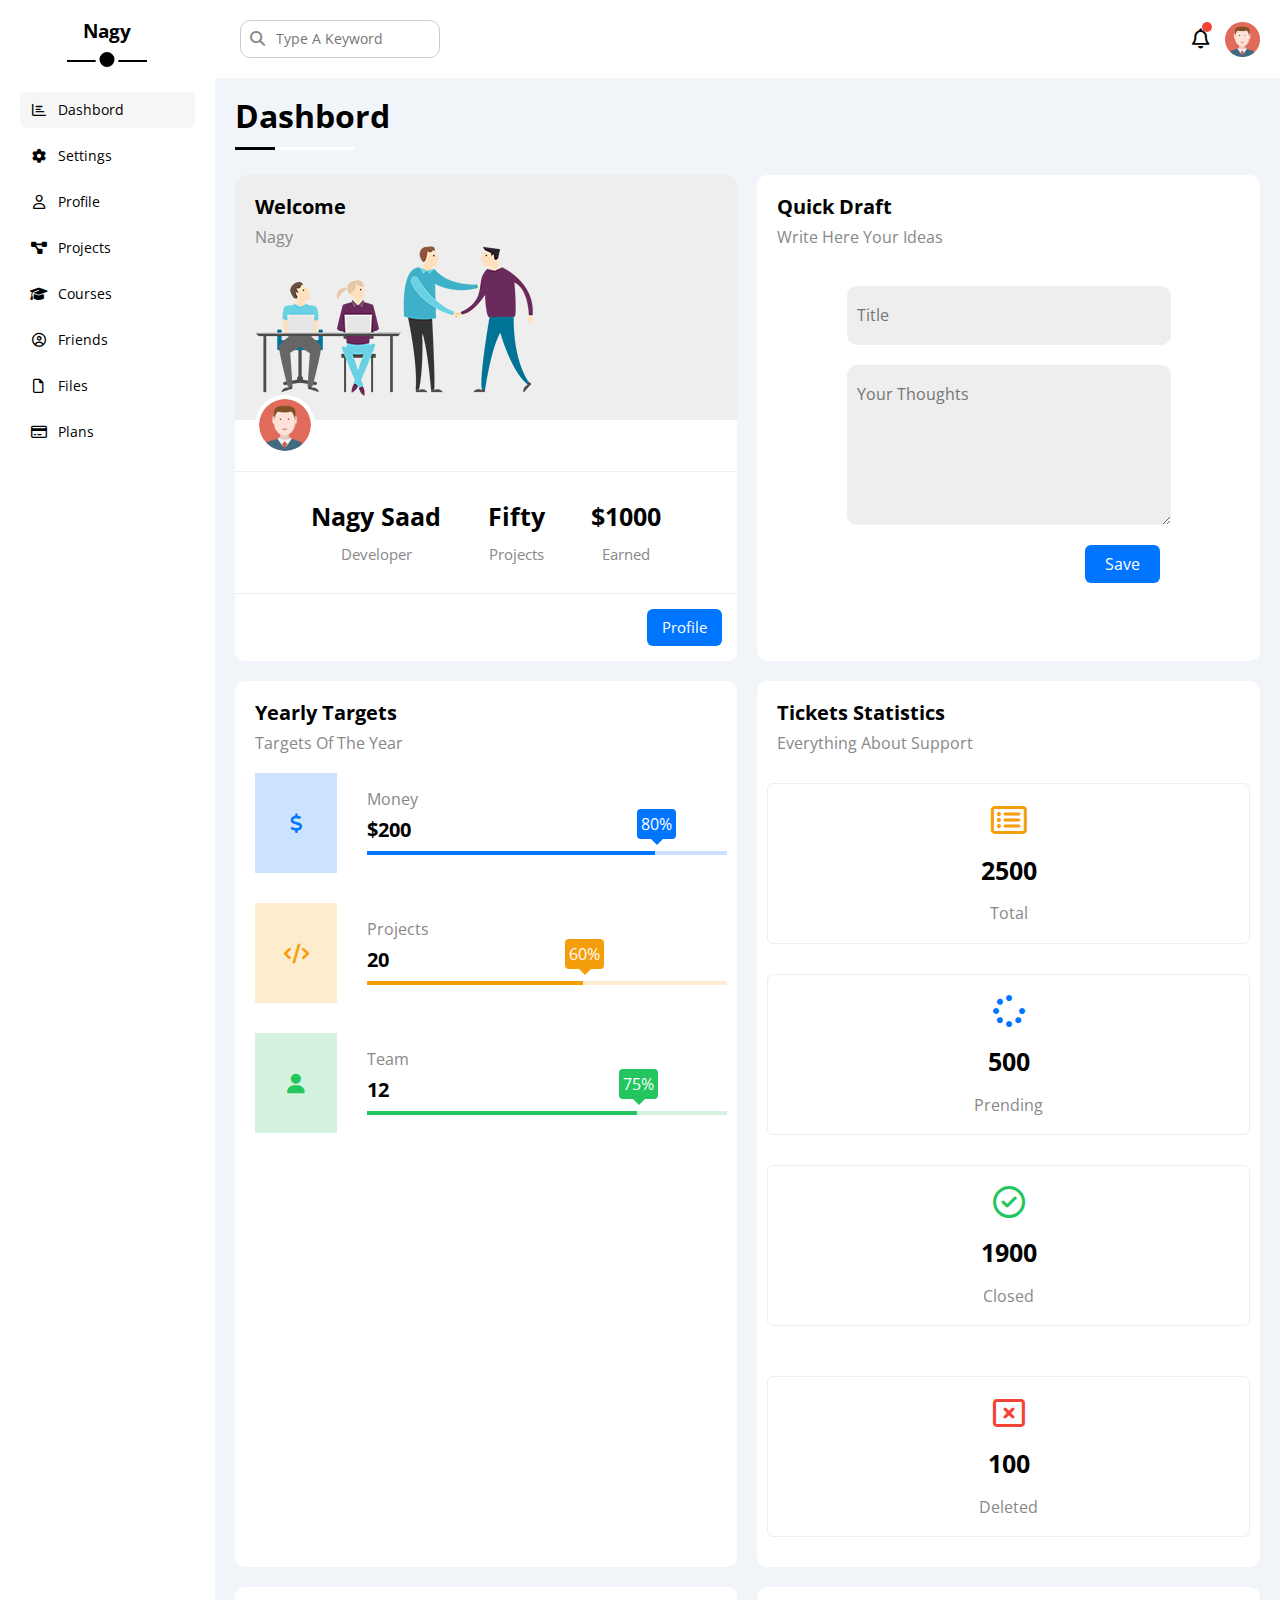
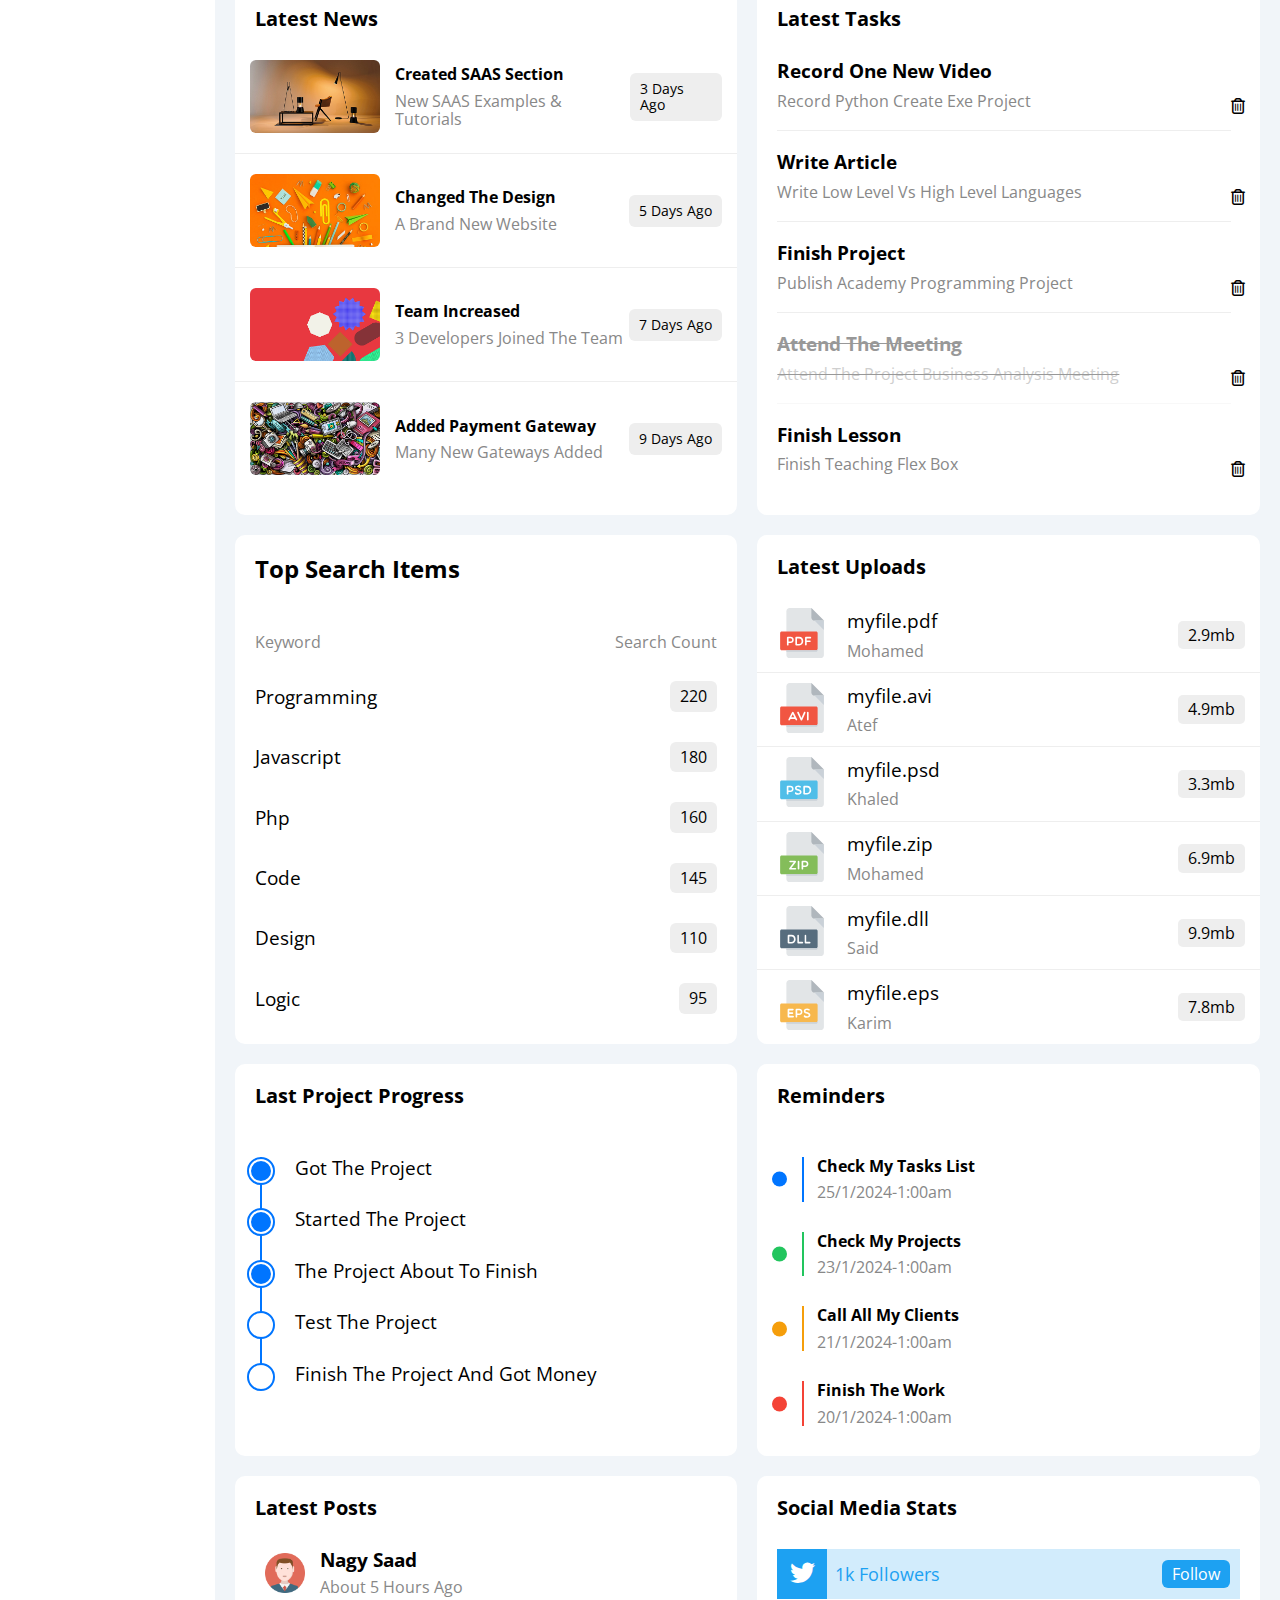
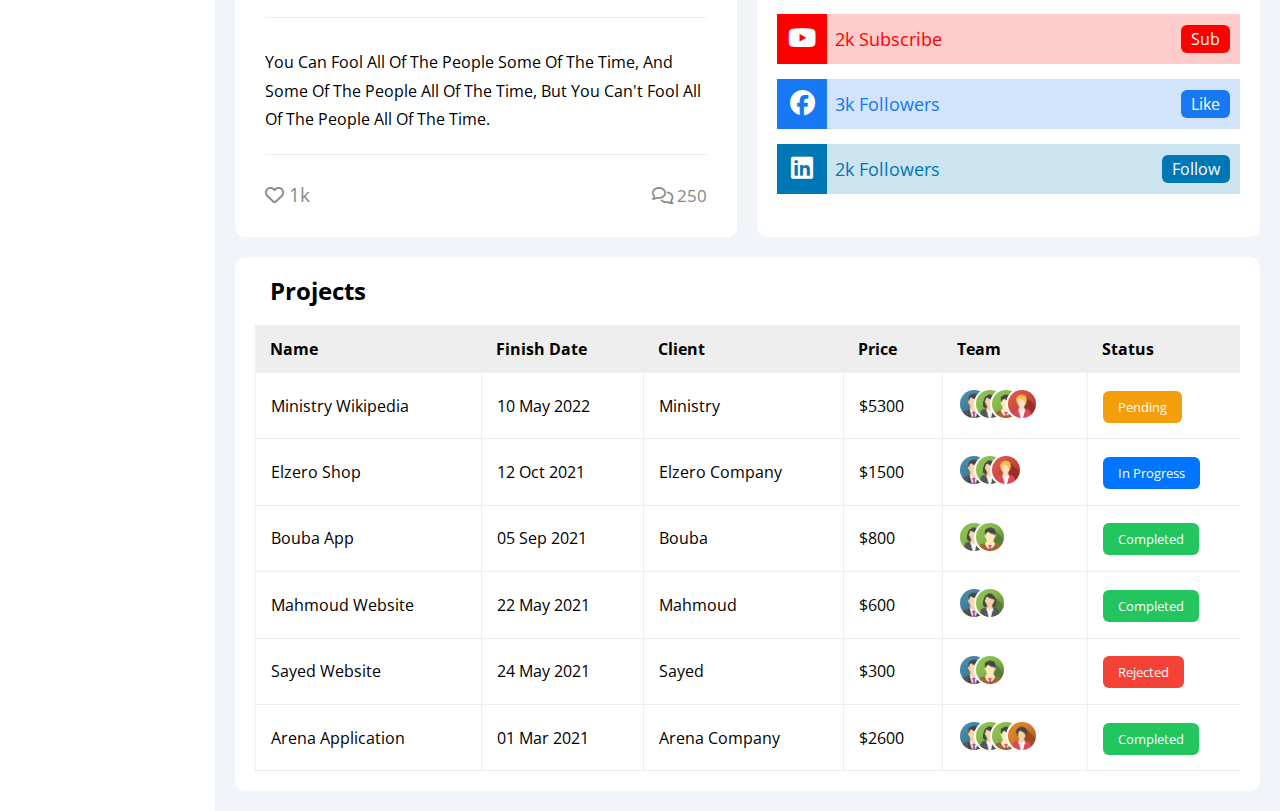
<file: index.html>
<!DOCTYPE html>
<html lang="en">
<head>
    <meta charset="UTF-8">
    <meta http-equiv="X-UA-Compatible" content="IE=edge">
    <meta name="viewport" content="width=device-width, initial-scale=1.0">
    <title>Dashbord Project</title>
    <!--font awesome libirary-->
    <link rel="stylesheet" href="css/all.min.css">
    <!--render the website normally in different browsers-->
    <link rel="stylesheet" href="css/normalize.css">
    <!--my framework file-->
    <link rel="stylesheet" href="css/framework.css">
    <!--main css file-->
    <link rel="stylesheet" href="css/master.css">
</head>
<!--google fonts-->
<link rel="preconnect" href="https://fonts.googleapis.com">
<link rel="preconnect" href="https://fonts.gstatic.com" crossorigin>
<link href="https://fonts.googleapis.com/css2?family=Open+Sans:wght@300;400;500;
600;700;800&display=swap" rel="stylesheet">
<body>
   <div class="page d-flex">
       <div  class="sidebar p-20 p-relative bg-white">
           <h3 class="p-relative txt-c mt-0">Nagy</h3>
           <ul>
               <li>
                   <a class="active d-flex align-center fs-14 c-black rad-6 p-10" href="index.html">
                    <i class="fa-regular fa-chart-bar fa-fw"></i>
                       <span>Dashbord</span>
                   </a>
               </li>
            </li>
            <li>
              <a class="d-flex align-center fs-14 c-black rad-6 p-10" href="settings.html">
                <i class="fa-solid fa-gear fa-fw"></i>
                <span>Settings</span>
              </a>
            </li>
            <li>
              <a class="d-flex align-center fs-14 c-black rad-6 p-10" href="profile.html">
                <i class="fa-regular fa-user fa-fw"></i>
                <span>Profile</span>
              </a>
            </li>
            <li>
              <a class="d-flex align-center fs-14 c-black rad-6 p-10" href="projects.html">
                <i class="fa-solid fa-diagram-project fa-fw"></i>
                <span>Projects</span>
              </a>
            </li>
            <li>
              <a class="d-flex align-center fs-14 c-black rad-6 p-10" href="courses.html">
                <i class="fa-solid fa-graduation-cap fa-fw"></i>
                <span>Courses</span>
              </a>
            </li>
            <li>
              <a class="d-flex align-center fs-14 c-black rad-6 p-10" href="friends.html">
                <i class="fa-regular fa-circle-user fa-fw"></i>
                <span>Friends</span>
              </a>
            </li>
            <li>
              <a class="d-flex align-center fs-14 c-black rad-6 p-10" href="files.html">
                <i class="fa-regular fa-file fa-fw"></i>
                <span>Files</span>
              </a>
            </li>
            <li>
              <a class="d-flex align-center fs-14 c-black rad-6 p-10" href="plans.html">
                <i class="fa-regular fa-credit-card fa-fw"></i>
                <span>Plans</span>
              </a>
            </li>
           </ul>
       </div>
       <div  class="content w-full over-hid">
           <!--start header-->
             <div class="head bg-white p-20 between-flex">
                <div class="search p-relative">
                    <input class="p-10" type="search" placeholder="Type A Keyword">
                </div>
                 <div class="icons d-flex align-center">
                     <span class="notification p-relative">
                        <i class="fa-regular fa-bell fa-lg"></i>
                     </span>
                     <img src="imgs/avatar.png" alt="">
                 </div>

             </div>
           <!--end header-->
           <!--start main title-->
           <h1 class="main-title m-20">Dashbord</h1>
            <!--end main title-->
            <!--start boxs-->
      <div class="boxs">

             <div class="box">
      
               <div class="intro special">
                <div>
                  <h2 class="main-heading">welcome</h2>
                  <p>nagy</p>
                </div>
                 <img src="imgs/welcome.png" alt="">
               </div>

               <img src="imgs/avatar.png"  alt="">

               <div class="content">
                 <div>
                   nagy saad <span>developer</span>
                 </div>
                 <div>
                  Fifty <span>projects</span>
                </div>
                <div>
                  $1000 <span>earned</span>
                </div>
               </div>

               <a href="profile.html">profile</a>


             </div>

             <div class="box">
               <div class="intro">
                 <h2 class="main-heading">Quick Draft</h2>
                 <p>write here your ideas</p>
               </div>
             <div class="form">
               <input class="input" type="text" placeholder="title" name="title">
                <textarea name="title" class="input special" placeholder="your thoughts"></textarea>
                <input type="submit" value="save">
             </div>
            </div>

            <div class="box">
              <div class="intro">
                <h2 class="main-heading"> yearly targets </h2>
                 <p>targets of the year</p>
               
              </div>

              <div class="content">
                <div class="icon icon1">
                  <i class="first fa-solid fa-dollar-sign fa-lg c-blue"></i>
                </div>
                <div class="details">
                  <span class="text"> money</span>
                  <span class="number"> $200</span>
                  <div class="progress prog1">
                     <span style="width:80% ;"></span>
                     <span>80%</span>
                  </div>
                </div>
              </div>

              <div class="content">
                <div class="icon icon2">
                  <i class="second fa-solid fa-code fa-lg c-orange"></i>
                </div>
                <div class="details">
                  <span class="text">projects</span>
                  <span class="number">20</span>
                  <div class="progress prog2">
                     <span style="width:60% ;"></span>
                     <span>60%</span>
                  </div>
                </div>
              </div>

              <div class="content">
                <div class="icon icon3">
                  <i class="third fa-solid fa-user fa-lg c-green"></i>
                </div>
                <div class="details">
                  <span class="text"> team</span>
                  <span class="number"> 12</span>
                  <div class="progress prog3">
                     <span style="width:75% ;"></span>
                     <span>75%</span>
                  </div>
                </div>
              </div>

            </div>


            <div class="box">
           <div class="intro"> 
             <h2 class="main-heading">tickets statistics</h2>
            <p>everything about support</p>
          </div>
          <div class="content">

            <div class="item">
              <i class="icon1 fa-regular fa-rectangle-list fa-2x mb-10 c-orange"></i>
              <span class="number">2500</span>
              <span class="text">total</span>
            </div>

            <div class="item">
              <i class="icon2 fa-solid fa-spinner fa-2x mb-10 c-blue"></i>
              <span class="number">500</span>
              <span class="text">prending</span>
            </div>

            <div class="item">
              <i class="icon3 fa-regular fa-circle-check fa-2x mb-10 c-green"></i>
              <span class="number">1900</span>
              <span class="text">closed</span>
            </div>

            <div class="item">
              <i class="icon4 fa-regular fa-rectangle-xmark fa-2x mb-10 c-red"></i>
              <span class="number">100</span>
              <span class="text">deleted</span>
            </div>
          </div>

            </div>

            <div class="box">
            <div class="intro">
              <h2 class="main-heading">latest news</h2>
            </div>

            <div class="content">
             
                <img src="imgs/news-01.png" alt="">
              
              <div class="info">
               
                  <p>created SAAS section</p>
                  <p>new SAAS examples & tutorials</p>
              </div>
              <div class="days">
                3 days ago
              </div>
            </div>

            <div class="content">
            
                <img src="imgs/news-02.png" alt="">
              
              <div class="info">
               
                  <p>changed the design</p>
                  <p>a brand new website</p>
               
               
              </div>
              <div class="days">
                5 days ago
              </div>
            </div>

            <div class="content">
            
                <img src="imgs/news-03.png" alt="">
           
              <div class="info">
              
                  <p>team increased</p>
                  <p>3 developers joined the team</p>
               
               
              </div>
              <div class="days">
                7 days ago
              </div>
            </div>

            <div class="content">
             
                <img src="imgs/news-04.png" alt="">
             
              <div class="info">
              
                  <p>added payment gateway</p>
                  <p>many new gateways added</p>
               
               
              </div>
              <div class="days">
                9 days ago
              </div>
            </div>

            </div>

            <!-- Start Tasks Widget -->
          <div class="box">
           <div class="intro">
            <h2 class="main-heading">Latest Tasks</h2>
           </div>
            <div class="content">
              <div class="info">
                <h3>Record One New Video</h3>
                <p> Record Python Create Exe Project</p>
              </div>
              <i class="fa-regular fa-trash-can delete"></i>
            </div>
            <div class="content">
              <div class="info">
                <h3>Write Article</h3>
                <p>Write Low Level vs High Level Languages</p>
              </div>
              <i class="fa-regular fa-trash-can delete"></i>
            </div>
            <div class="content">
              <div class="info">
                <h3 >Finish Project</h3>
                <p>Publish Academy Programming Project</p>
              </div>
              <i class="fa-regular fa-trash-can delete"></i>
            </div>
            <div class="content">
              <div class="info done">
                <h3>Attend The Meeting</h3>
                <p>Attend The Project Business Analysis Meeting</p>
              </div>
              <i class="fa-regular fa-trash-can delete"></i>
            </div>
            <div class="content">
              <div class="info no-border">
                <h3>Finish Lesson</h3>
                <p>Finish Teaching Flex Box</p>
              </div>
              <i class="fa-regular fa-trash-can delete"></i>
            </div>
          </div>
          <!-- End Tasks -->
          <!--start box 7-->
          <div class="box">
            <div class="intro">
              <h2 class=".main-heading">top search items</h2>
            </div>
            <div class="content">
            <p class="p1">keyword</p>
              <p class="p2">search count</p>
            </div>
            <div class="content">
              <h3>programming</h3>
               <span class="number">220</span>
              </div>
              <div class="content">
                <h3>javascript</h3>
                 <span class="number">180</span>
                </div>
                <div class="content">
                  <h3>php</h3>
                   <span class="number">160</span>
                  </div>
                  <div class="content">
                    <h3>code</h3>
                     <span class="number">145</span>
                    </div>
                    <div class="content">
                      <h3>design</h3>
                       <span class="number">110</span>
                      </div>
                      <div class="content">
                        <h3>logic</h3>
                         <span class="number">95</span>
                        </div>
          </div>
           <!--end box 7-->
           <!--start box 8-->
           <div class="box">
             <div class="intro">
               <h2 class="main-heading">latest uploads</h2>
             </div>
             <ul>
               <li class="content">
                 <div>
                   <img src="imgs/pdf.svg" alt="">
                  
                 </div>
                 <div class="info">
                  <h3>myfile.pdf</h3>
                  <span class="text">mohamed</span>
                </div>
                 <div>2.9mb</div>
               </li>
               <li class="content">
                <div>
                  <img src="imgs/avi.svg" alt="">
                 
                </div>
                <div class="info">
                  <h3>myfile.avi</h3>
                  <span class="text">atef</span>
                </div>
                <div>4.9mb</div>
              </li>
              <li class="content">
                <div>
                  <img src="imgs/psd.svg" alt="">
                 
                </div>
                <div class="info">
                  <h3>myfile.psd</h3>
                  <span class="text">khaled</span>
                </div>
                <div>3.3mb</div>
              </li>
              <li class="content">
                <div>
                  <img src="imgs/zip.svg" alt="">
                 
                </div>
                <div class="info">
                  <h3>myfile.zip</h3>
                  <span class="text">mohamed</span>
                </div>
                <div>6.9mb</div>
              </li>
              <li class="content">
                <div>
                  <img src="imgs/dll.svg" alt="">
                 
                </div>
                <div class="info">
                  <h3>myfile.dll</h3>
                  <span class="text">said</span>
                </div>
                <div>9.9mb</div>
              </li>
              <li class="content special">
                <div>
                  <img src="imgs/eps.svg" alt="">
                  
                </div>
                <div class="info">
                  <h3>myfile.eps</h3>
                  <span class="text">karim</span>
                </div>
                <div>7.8mb</div>
              </li>
             </ul>
           </div>
             <!--end box 8-->
             <!--start box 9-->
             <div class="box">
               <div class="intro">
                 <h2 class="main-heading">last project progress</h2>
               </div>
               <ul>
                 <li class="content done">
                 <h3> got the project</h3>
                 </li>
                 <li class="content done">
                <h3> started the project</h3>
                 </li>
                 <li class="content done">
                  <h3>the project about to finish</h3>
                 </li>
                 <li class="content current">
                  <h3>test the project</h3>
                 </li>
                 <li class="content">
                  <h3>finish the project and got money</h3>
                 </li>

               </ul>
             </div>
              <!--end box 9-->
              <!--start box 10-->
              <div class="box">
                <div class="intro">
                  <h2 class="main-heading">reminders</h2>
                </div>
                <ul>
                  <li class="content one">
                    <p>check my tasks list</p>
                    <p>25/1/2024-1:00am</p>
                  </li>
                  <li class="content two">
                    <p>check my projects</p>
                    <p>23/1/2024-1:00am</p>
                  </li>
                  <li class="content three">
                    <p>call all my clients</p>
                    <p>21/1/2024-1:00am</p>
                  </li>
                  <li class="content four">
                    <p>finish the work</p>
                    <p>20/1/2024-1:00am</p>
                  </li>
                </ul>
              </div>
               <!--end box 10-->
               <!--start box 11-->
              <div class="box">
                <div class="intro">
                  <h2 class="main-heading">latest posts</h2>
                </div>
                <div class="content1">
                  <img src="imgs/avatar.png" alt="">
                  <div class="text">
                    <h3>nagy saad</h3>
                    <span>about 5 hours ago</span>
                  </div>
                </div>
                  <p>You Can Fool All Of The People Some Of The Time, And Some Of
                     The People All Of The Time, But You Can't Fool All Of The People All Of The Time.</p>
                     <div class="content2">
                     <div><i class="fa-regular fa-heart"></i> 1k</div>
                     <div><i class="fa-regular fa-comments"></i> 250</div>
                     </div>
               
              </div>
                <!--end box 11-->
                <!--start box 12-->
                <div class="box">
                  <div class="intro">
                    <h2 class="main-heading">social media stats</h2>
                  </div>
                  <div class="content content1">
                    <div class="icon icon1">
                      <i class="fa-brands fa-twitter"></i>
                    </div>
                   
                      <div class="info info1">1k followers </div>
                      <div class="btn "> <button class="btn1">follow</button></div>
                   
                  </div>
                  <div class="content content2">
                    <div class="icon icon2">
                      <i class="fa-brands fa-youtube"></i>
                    </div>
                   
                      <div class="info info2">2k subscribe  </div>
                      <div class="btn "> <button class="btn2">sub</button></div>
                   
                  </div>
                  <div class="content content3">
                    <div class="icon icon3">
                      <i class="fa-brands fa-facebook"></i>
                    </div>
                   
                      <div class="info info3">3k followers </div>
                      <div class="btn "> <button class="btn3">like</button></div>
                   
                  </div>
                  <div class="content content4">
                    <div class="icon icon4">
                      <i class="fa-brands fa-linkedin"></i>
                    </div>
                   
                      <div class="info info4">2k followers </div>
                      <div class="btn "> <button class="btn4">follow</button></div>
                   
                  </div>
                </div>
                 <!--end box 12-->


      </div>
            <!--end boxs-->
            <!--start table-->
 <!-- Start Projects Table -->
 <div class="projects">
   
      <h2 class="heading">Projects</h2>
   
    <div class="responsive-table">
    <table class="fs-15 w-full">
      <thead>
        <tr>
          <td>Name</td>
          <td>Finish Date</td>
          <td>Client</td>
          <td>Price</td>
          <td>Team</td>
          <td>Status</td>
        </tr>
      </thead>
      <tbody>
        <tr>
          <td>Ministry Wikipedia</td>
          <td>10 May 2022</td>
          <td>Ministry</td>
          <td>$5300</td>
          <td>
            <img decoding="async" src="imgs/team-01.png" alt="" />
            <img decoding="async" src="imgs/team-02.png" alt="" />
            <img decoding="async" src="imgs/team-03.png" alt="" />
            <img decoding="async" src="imgs/team-05.png" alt="" />
          </td>
          <td>
            <span class="label btn-shape bg-orange c-white">Pending</span>
          </td>
        </tr>
        <tr>
          <td>Elzero Shop</td>
          <td>12 Oct 2021</td>
          <td>Elzero Company</td>
          <td>$1500</td>
          <td>
            <img decoding="async" src="imgs/team-01.png" alt="" />
            <img decoding="async" src="imgs/team-02.png" alt="" />
            <img decoding="async" src="imgs/team-05.png" alt="" />
          </td>
          <td><span class="label btn-shape bg-blue c-white">In Progress</span></td>
        </tr>
        <tr>
          <td>Bouba App</td>
          <td>05 Sep 2021</td>
          <td>Bouba</td>
          <td>$800</td>
          <td>
            <img decoding="async" src="imgs/team-02.png" alt="" />
            <img decoding="async" src="imgs/team-03.png" alt="" />
          </td>
          <td><span class="label btn-shape bg-green c-white">Completed</span></td>
        </tr>
        <tr>
          <td>Mahmoud Website</td>
          <td>22 May 2021</td>
          <td>Mahmoud</td>
          <td>$600</td>
          <td>
            <img decoding="async" src="imgs/team-01.png" alt="" />
            <img decoding="async" src="imgs/team-02.png" alt="" />
          </td>
          <td><span class="label btn-shape bg-green c-white">Completed</span></td>
        </tr>
        <tr>
          <td>Sayed Website</td>
          <td>24 May 2021</td>
          <td>Sayed</td>
          <td>$300</td>
          <td>
            <img decoding="async" src="imgs/team-01.png" alt="" />
            <img decoding="async" src="imgs/team-03.png" alt="" />
          </td>
          <td><span class="label btn-shape bg-red c-white">Rejected</span></td>
        </tr>
        <tr>
          <td>Arena Application</td>
          <td>01 Mar 2021</td>
          <td>Arena Company</td>
          <td>$2600</td>
          <td>
            <img decoding="async" src="imgs/team-01.png" alt="" />
            <img decoding="async" src="imgs/team-02.png" alt="" />
            <img decoding="async" src="imgs/team-03.png" alt="" />
            <img decoding="async" src="imgs/team-04.png" alt="" />
          </td>
          <td><span class="label btn-shape bg-green c-white">Completed</span></td>
        </tr>
      </tbody>
    </table>
  </div>
</div>
<!-- End Projects Table -->
            <!--end table-->


       </div>

   </div>
</body>
</html>
</file>
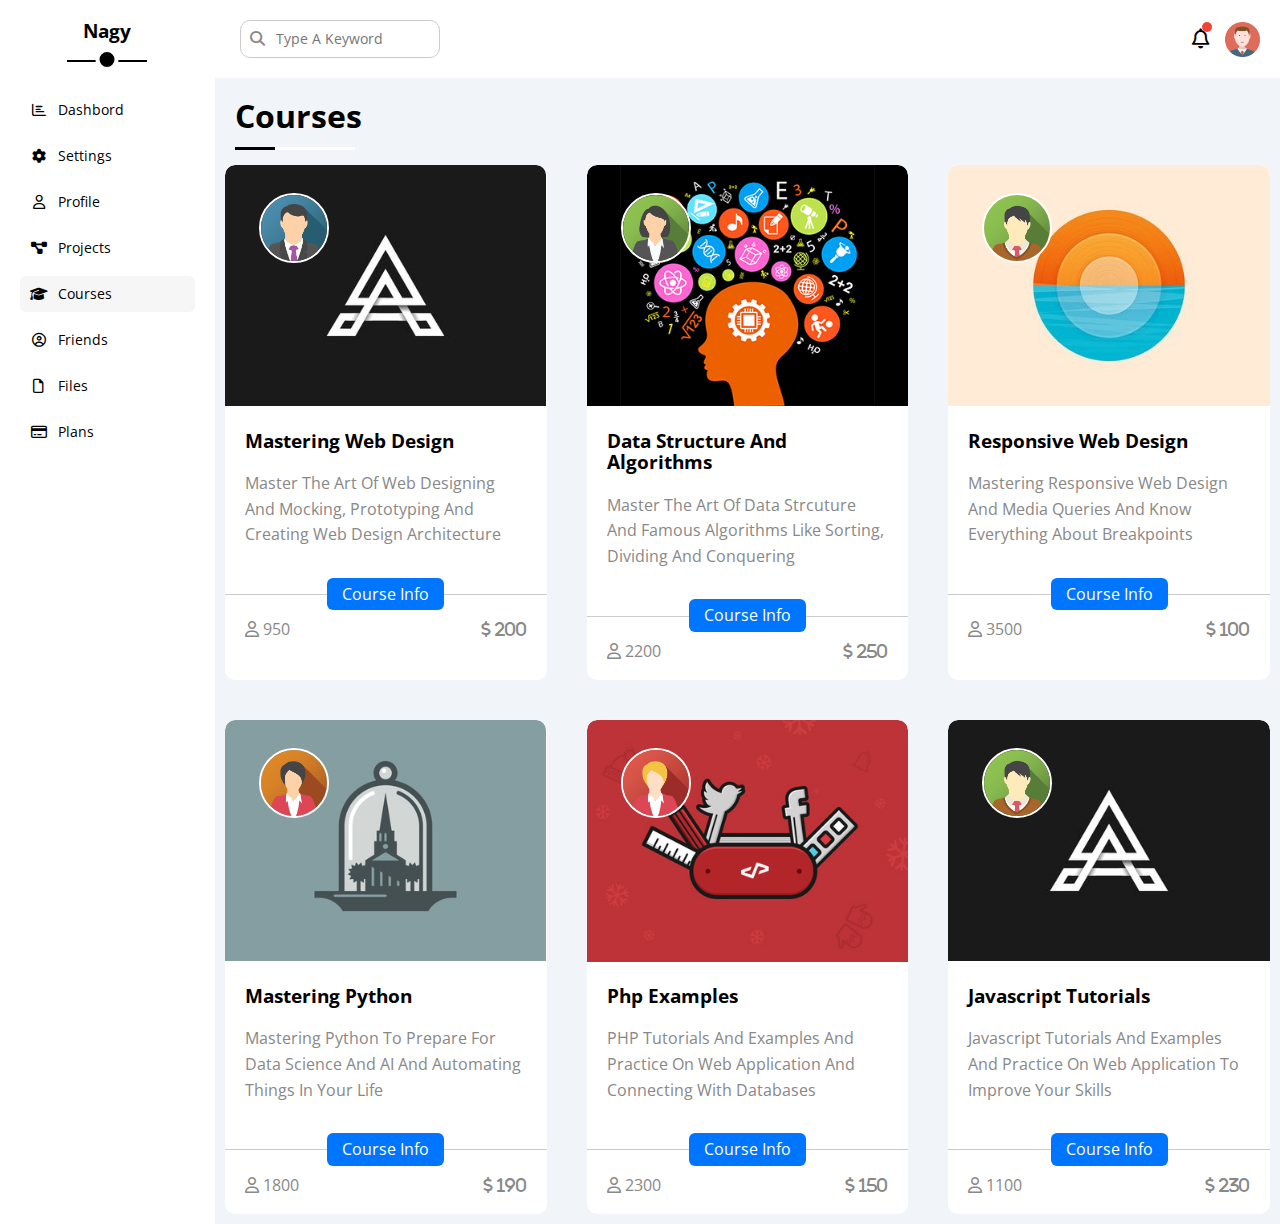
<file: courses.html>
<!DOCTYPE html>
<html lang="en">
<head>
    <meta charset="UTF-8">
    <meta http-equiv="X-UA-Compatible" content="IE=edge">
    <meta name="viewport" content="width=device-width, initial-scale=1.0">
    <title>Courses</title>
    <!--font awesome libirary-->
    <link rel="stylesheet" href="css/all.min.css">
    <!--render the website normally in different browsers-->
    <link rel="stylesheet" href="css/normalize.css">
    <!--my framework file-->
    <link rel="stylesheet" href="css/framework.css">
    <!--main css file-->
    <link rel="stylesheet" href="css/master.css">
</head>
<!--google fonts-->
<link rel="preconnect" href="https://fonts.googleapis.com">
<link rel="preconnect" href="https://fonts.gstatic.com" crossorigin>
<link href="https://fonts.googleapis.com/css2?family=Open+Sans:wght@300;400;500;
600;700;800&display=swap" rel="stylesheet">
<body>
   <div class="page d-flex">
       <div class="sidebar p-20 p-relative bg-white">
           <h3 class="p-relative txt-c mt-0">Nagy</h3>
           <ul>
               <li>
                   <a class=" d-flex align-center fs-14 c-black rad-6 p-10" href="index.html">
                    <i class="fa-regular fa-chart-bar fa-fw"></i>
                       <span>Dashbord</span>
                   </a>
               </li>
            </li>
            <li>
              <a class=" d-flex align-center fs-14 c-black rad-6 p-10" href="settings.html">
                <i class="fa-solid fa-gear fa-fw"></i>
                <span>Settings</span>
              </a>
            </li>
            <li>
              <a class="  d-flex align-center fs-14 c-black rad-6 p-10" href="profile.html">
                <i class="fa-regular fa-user fa-fw"></i>
                <span>Profile</span>
              </a>
            </li>
            <li>
              <a class=" d-flex align-center fs-14 c-black rad-6 p-10" href="projects.html">
                <i class="fa-solid fa-diagram-project fa-fw"></i>
                <span>Projects</span>
              </a>
            </li>
            <li>
              <a class=" active d-flex align-center fs-14 c-black rad-6 p-10" href="courses.html">
                <i class="fa-solid fa-graduation-cap fa-fw"></i>
                <span>Courses</span>
              </a>
            </li>
            <li>
              <a class="d-flex align-center fs-14 c-black rad-6 p-10" href="friends.html">
                <i class="fa-regular fa-circle-user fa-fw"></i>
                <span>Friends</span>
              </a>
            </li>
            <li>
              <a class="d-flex align-center fs-14 c-black rad-6 p-10" href="files.html">
                <i class="fa-regular fa-file fa-fw"></i>
                <span>Files</span>
              </a>
            </li>
            <li>
              <a class="d-flex align-center fs-14 c-black rad-6 p-10" href="plans.html">
                <i class="fa-regular fa-credit-card fa-fw"></i>
                <span>Plans</span>
              </a>
            </li>
           </ul>
       </div>
       <div  class="content w-full over-hid">
           <!--start header-->
             <div class="head bg-white p-20 between-flex">
                <div class="search p-relative">
                    <input class="p-10" type="search" placeholder="Type A Keyword">
                </div>
                 <div class="icons d-flex align-center">
                     <span class="notification p-relative">
                        <i class="fa-regular fa-bell fa-lg"></i>
                     </span>
                     <img src="imgs/avatar.png" alt="">
                 </div>

             </div>
           <!--end header-->
           <!--start main title-->
           <h1 class="main-title m-20">Courses</h1>
            <!--end main title-->
            <!--start courses -->
            <div class="courses">
               <!--start course 1-->
              <div class="course one">
                <img src="imgs/course-01.jpg" alt="">
                <img src="imgs/team-01.png" alt="">
                <h3>mastering  web design</h3>
                <p>Master The Art Of Web Designing And Mocking,
                   Prototyping And Creating Web Design Architecture</p>
                   <a href="#">course info</a>
                   <div class="info">
                     <div><i class="fa-regular fa-user"></i> 950</div>
                     <div><i class="fa-solid fa-dollar-sign"> 200</i></div>
                   </div>
              </div>
               <!--end course 1-->
               <!--start course 2-->
               <div class="course two">
                <img src="imgs/course-02.jpg" alt="">
                <img src="imgs/team-02.png" alt="">
                <h3>data structure and algorithms</h3>
                <p>Master The Art Of Data Strcuture And Famous Algorithms Like Sorting, Dividing And Conquering</p>
                   <a href="#">course info</a>
                   <div class="info">
                     <div><i class="fa-regular fa-user"></i> 2200</div>
                     <div><i class="fa-solid fa-dollar-sign"> 250</i></div>
                   </div>
              </div>
                <!--end course 2-->
                <!--start course 3-->
                <div class="course three">
                  <img src="imgs/course-03.jpg" alt="">
                  <img src="imgs/team-03.png" alt="">
                  <h3>responsive web design</h3>
                  <p>Mastering Responsive Web Design And Media Queries And Know Everything About Breakpoints</p>
                     <a href="#">course info</a>
                     <div class="info">
                       <div><i class="fa-regular fa-user"></i> 3500</div>
                       <div><i class="fa-solid fa-dollar-sign"> 100</i></div>
                     </div>
                </div>
                 <!--end course 3-->
                 <!--start course 4-->
                 <div class="course four">
                  <img src="imgs/course-04.jpg" alt="">
                  <img src="imgs/team-04.png" alt="">
                  <h3>mastering python</h3>
                  <p>Mastering Python To Prepare For Data Science And AI And Automating Things in Your Life</p>
                     <a href="#">course info</a>
                     <div class="info">
                       <div><i class="fa-regular fa-user"></i> 1800</div>
                       <div><i class="fa-solid fa-dollar-sign"> 190</i></div>
                     </div>
                    </div>
                   <!--end course 4-->
                   <!--start course 5-->
                   <div class="course five">
                    <img src="imgs/course-05.jpg" alt="">
                    <img src="imgs/team-05.png" alt="">
                    <h3>php examples</h3>
                    <p>PHP Tutorials And Examples And Practice On Web Application And Connecting With Databases</p>
                       <a href="#">course info</a>
                       <div class="info">
                         <div><i class="fa-regular fa-user"></i> 2300</div>
                         <div><i class="fa-solid fa-dollar-sign"> 150</i></div>
                       </div>
                      </div>
                   <!--end course 5-->
                   <!--start course 6-->
                   <div class="course six">
                    <img src="imgs/course-01.jpg" alt="">
                    <img src="imgs/team-03.png" alt="">
                    <h3>javascript tutorials</h3>
                    <p>javascript Tutorials And Examples And Practice On Web Application to improve your skills</p>
                       <a href="#">course info</a>
                       <div class="info">
                         <div><i class="fa-regular fa-user"></i> 1100</div>
                         <div><i class="fa-solid fa-dollar-sign"> 230</i></div>
                       </div>
                      </div>
                   <!--end course 6-->

              
                
                   

            </div>
             <!--end coueses -->
           


       </div>

   </div>
</body>
</html>
</file>
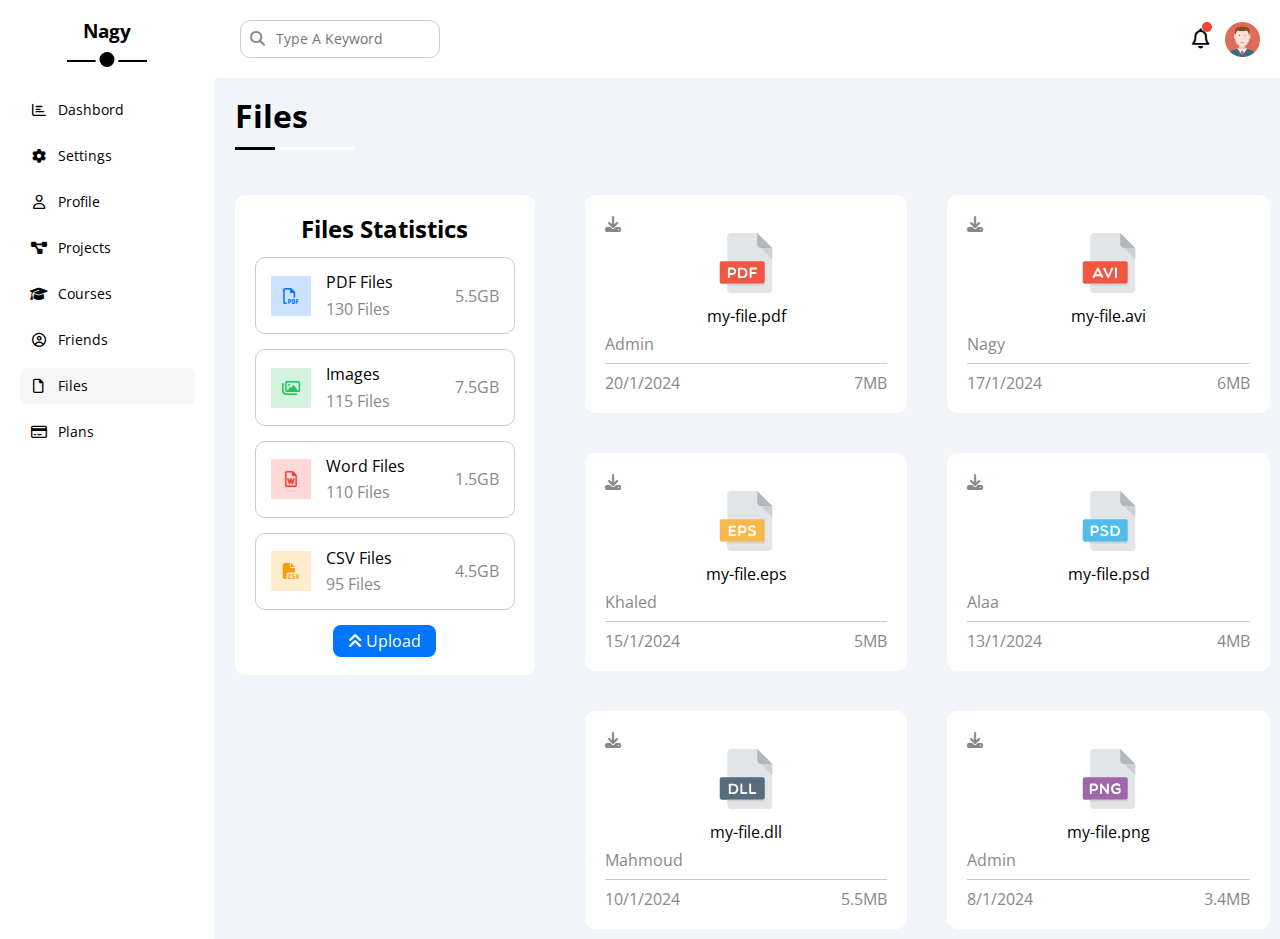
<file: files.html>
<!DOCTYPE html>
<html lang="en">
<head>
    <meta charset="UTF-8">
    <meta http-equiv="X-UA-Compatible" content="IE=edge">
    <meta name="viewport" content="width=device-width, initial-scale=1.0">
    <title>Files</title>
    <!--font awesome libirary-->
    <link rel="stylesheet" href="css/all.min.css">
    <!--render the website normally in different browsers-->
    <link rel="stylesheet" href="css/normalize.css">
    <!--my framework file-->
    <link rel="stylesheet" href="css/framework.css">
    <!--main css file-->
    <link rel="stylesheet" href="css/master.css">
</head>
<!--google fonts-->
<link rel="preconnect" href="https://fonts.googleapis.com">
<link rel="preconnect" href="https://fonts.gstatic.com" crossorigin>
<link href="https://fonts.googleapis.com/css2?family=Open+Sans:wght@300;400;500;
600;700;800&display=swap" rel="stylesheet">
<body>
   <div class="page d-flex">
       <div class="sidebar p-20 p-relative bg-white">
           <h3 class="p-relative txt-c mt-0">Nagy</h3>
           <ul>
               <li>
                   <a class=" d-flex align-center fs-14 c-black rad-6 p-10" href="index.html">
                    <i class="fa-regular fa-chart-bar fa-fw"></i>
                       <span>Dashbord</span>
                   </a>
               </li>
            </li>
            <li>
              <a class=" d-flex align-center fs-14 c-black rad-6 p-10" href="settings.html">
                <i class="fa-solid fa-gear fa-fw"></i>
                <span>Settings</span>
              </a>
            </li>
            <li>
              <a class="  d-flex align-center fs-14 c-black rad-6 p-10" href="profile.html">
                <i class="fa-regular fa-user fa-fw"></i>
                <span>Profile</span>
              </a>
            </li>
            <li>
              <a class=" d-flex align-center fs-14 c-black rad-6 p-10" href="projects.html">
                <i class="fa-solid fa-diagram-project fa-fw"></i>
                <span>Projects</span>
              </a>
            </li>
            <li>
              <a class="  d-flex align-center fs-14 c-black rad-6 p-10" href="courses.html">
                <i class="fa-solid fa-graduation-cap fa-fw"></i>
                <span>Courses</span>
              </a>
            </li>
            <li>
              <a class="  d-flex align-center fs-14 c-black rad-6 p-10" href="friends.html">
                <i class="fa-regular fa-circle-user fa-fw"></i>
                <span>Friends</span>
              </a>
            </li>
            <li>
              <a class="active d-flex align-center fs-14 c-black rad-6 p-10" href="files.html">
                <i class="fa-regular fa-file fa-fw"></i>
                <span>Files</span>
              </a>
            </li>
            <li>
              <a class="d-flex align-center fs-14 c-black rad-6 p-10" href="plans.html">
                <i class="fa-regular fa-credit-card fa-fw"></i>
                <span>Plans</span>
              </a>
            </li>
           </ul>
       </div>
       <div  class="content w-full over-hid">
           <!--start header-->
             <div class="head bg-white p-20 between-flex">
                <div class="search p-relative">
                    <input class="p-10" type="search" placeholder="Type A Keyword">
                </div>
                 <div class="icons d-flex align-center">
                     <span class="notification p-relative">
                        <i class="fa-regular fa-bell fa-lg"></i>
                     </span>
                     <img src="imgs/avatar.png" alt="">
                 </div>

             </div>
           <!--end header-->
           <!--start main title-->
           <h1 class="main-title m-20">Files</h1>
            <!--end main title-->
            <!--start files padge -->
            <div class="files-padge">
                <!--start general file-->
            <div class="general">
                <h2>files statistics</h2>
                <div class="content">
                   <div class="icon one"> <i class="fa-regular fa-file-pdf"></i></div>
                    <div class="text">
                        <p>PDF files</p>
                        <span>130 files</span>
                    </div>
                    <span>5.5GB</span>
                </div>
                <div class="content">
                    <div class="icon two"> <i class="fa-regular fa-images"></i></div>
                     <div class="text">
                         <p>images</p>
                         <span>115 files</span>
                     </div>
                     <span>7.5GB</span>
                 </div>
                 <div class="content">
                    <div class="icon three"> <i class="fa-regular fa-file-word"></i></div>
                     <div class="text">
                         <p>word files</p>
                         <span>110 files</span>
                     </div>
                     <span>1.5GB</span>
                 </div>
                 <div class="content">
                    <div class="icon four"> <i class="fa-solid fa-file-csv"></i></div>
                     <div class="text">
                         <p>CSV files</p>
                         <span>95 files</span>
                     </div>
                     <span>4.5GB</span>
                 </div>
                 <a href="#"><i class="fa-solid fa-angles-up"></i> upload</a>
            </div>
            <!--end general file-->
            <!--start fils-->
               <div class="fils">

                  <div class="fil">
                    <i class="fa-solid fa-download"></i>
                    <div class="info">
                        <img src="imgs/pdf.svg" alt="">
                        <p>my-file.pdf</p>
                    </div>
                    <p>admin</p>
                    <div class="info2">
                        <span>20/1/2024</span>
                        <span>7MB</span>
                    </div>
                  </div>

                  <div class="fil">
                    <i class="fa-solid fa-download"></i>
                    <div class="info">
                        <img src="imgs/avi.svg" alt="">
                        <p>my-file.avi</p>
                    </div>
                    <p>nagy</p>
                    <div class="info2">
                        <span>17/1/2024</span>
                        <span>6MB</span>
                    </div>
                  </div>

                  <div class="fil">
                    <i class="fa-solid fa-download"></i>
                    <div class="info">
                        <img src="imgs/eps.svg" alt="">
                        <p>my-file.eps</p>
                    </div>
                    <p>khaled</p>
                    <div class="info2">
                        <span>15/1/2024</span>
                        <span>5MB</span>
                    </div>
                  </div>

                  <div class="fil">
                    <i class="fa-solid fa-download"></i>
                    <div class="info">
                        <img src="imgs/psd.svg" alt="">
                        <p>my-file.psd</p>
                    </div>
                    <p>alaa</p>
                    <div class="info2">
                        <span>13/1/2024</span>
                        <span>4MB</span>
                    </div>
                  </div>

                  <div class="fil">
                    <i class="fa-solid fa-download"></i>
                    <div class="info">
                        <img src="imgs/dll.svg" alt="">
                        <p>my-file.dll</p>
                    </div>
                    <p>mahmoud</p>
                    <div class="info2">
                        <span>10/1/2024</span>
                        <span>5.5MB</span>
                    </div>
                  </div>

                  <div class="fil">
                    <i class="fa-solid fa-download"></i>
                    <div class="info">
                        <img src="imgs/png.svg" alt="">
                        <p>my-file.png</p>
                    </div>
                    <p>admin</p>
                    <div class="info2">
                        <span>8/1/2024</span>
                        <span>3.4MB</span>
                    </div>
                  </div>

               </div>
            <!--end fils-->
            </div>
          

             <!--end files padge -->
           


       </div>

   </div>
</body>
</html>
</file>
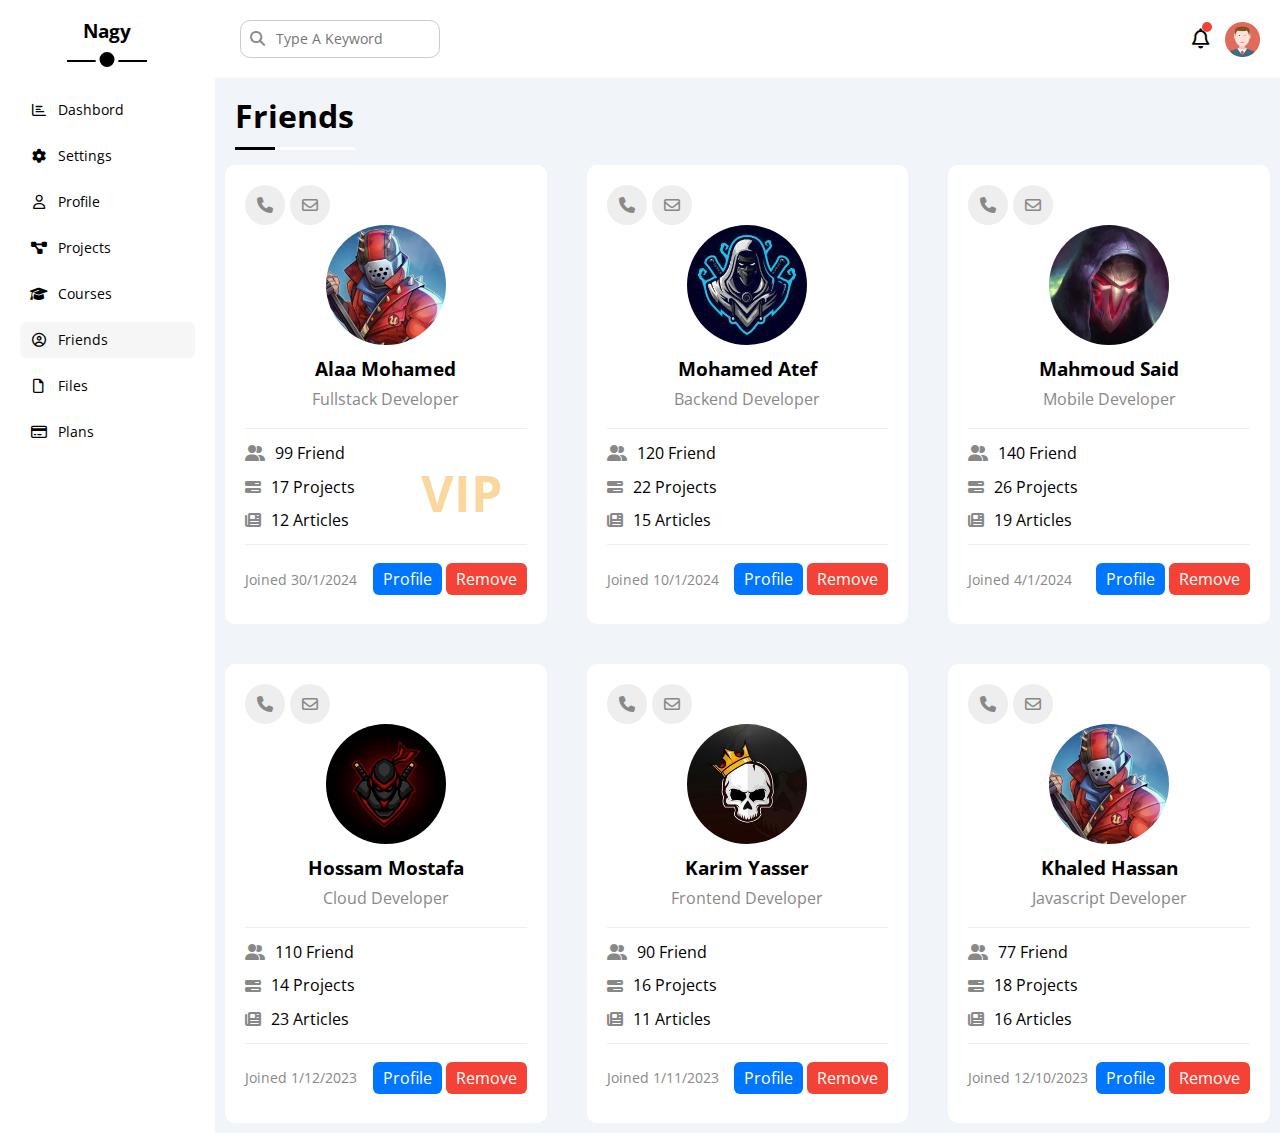
<file: friends.html>
<!DOCTYPE html>
<html lang="en">
<head>
    <meta charset="UTF-8">
    <meta http-equiv="X-UA-Compatible" content="IE=edge">
    <meta name="viewport" content="width=device-width, initial-scale=1.0">
    <title>Friends</title>
    <!--font awesome libirary-->
    <link rel="stylesheet" href="css/all.min.css">
    <!--render the website normally in different browsers-->
    <link rel="stylesheet" href="css/normalize.css">
    <!--my framework file-->
    <link rel="stylesheet" href="css/framework.css">
    <!--main css file-->
    <link rel="stylesheet" href="css/master.css">
</head>
<!--google fonts-->
<link rel="preconnect" href="https://fonts.googleapis.com">
<link rel="preconnect" href="https://fonts.gstatic.com" crossorigin>
<link href="https://fonts.googleapis.com/css2?family=Open+Sans:wght@300;400;500;
600;700;800&display=swap" rel="stylesheet">
<body>
   <div class="page d-flex">
       <div class="sidebar p-20 p-relative bg-white">
           <h3 class="p-relative txt-c mt-0">Nagy</h3>
           <ul>
               <li>
                   <a class=" d-flex align-center fs-14 c-black rad-6 p-10" href="index.html">
                    <i class="fa-regular fa-chart-bar fa-fw"></i>
                       <span>Dashbord</span>
                   </a>
               </li>
            </li>
            <li>
              <a class=" d-flex align-center fs-14 c-black rad-6 p-10" href="settings.html">
                <i class="fa-solid fa-gear fa-fw"></i>
                <span>Settings</span>
              </a>
            </li>
            <li>
              <a class="  d-flex align-center fs-14 c-black rad-6 p-10" href="profile.html">
                <i class="fa-regular fa-user fa-fw"></i>
                <span>Profile</span>
              </a>
            </li>
            <li>
              <a class=" d-flex align-center fs-14 c-black rad-6 p-10" href="projects.html">
                <i class="fa-solid fa-diagram-project fa-fw"></i>
                <span>Projects</span>
              </a>
            </li>
            <li>
              <a class="  d-flex align-center fs-14 c-black rad-6 p-10" href="courses.html">
                <i class="fa-solid fa-graduation-cap fa-fw"></i>
                <span>Courses</span>
              </a>
            </li>
            <li>
              <a class=" active d-flex align-center fs-14 c-black rad-6 p-10" href="friends.html">
                <i class="fa-regular fa-circle-user fa-fw"></i>
                <span>Friends</span>
              </a>
            </li>
            <li>
              <a class="d-flex align-center fs-14 c-black rad-6 p-10" href="files.html">
                <i class="fa-regular fa-file fa-fw"></i>
                <span>Files</span>
              </a>
            </li>
            <li>
              <a class="d-flex align-center fs-14 c-black rad-6 p-10" href="plans.html">
                <i class="fa-regular fa-credit-card fa-fw"></i>
                <span>Plans</span>
              </a>
            </li>
           </ul>
       </div>
       <div  class="content w-full over-hid">
           <!--start header-->
             <div class="head bg-white p-20 between-flex">
                <div class="search p-relative">
                    <input class="p-10" type="search" placeholder="Type A Keyword">
                </div>
                 <div class="icons d-flex align-center">
                     <span class="notification p-relative">
                        <i class="fa-regular fa-bell fa-lg"></i>
                     </span>
                     <img src="imgs/avatar.png" alt="">
                 </div>

             </div>
           <!--end header-->
           <!--start main title-->
           <h1 class="main-title m-20">Friends</h1>
            <!--end main title-->
            <!--start friends -->
             <div class="friends">
                 <!--start friend 1-->
                 <div class="friend one">
                     <div class="icons">
                         <i class="fa-solid fa-phone"></i>
                         <i class="fa-regular fa-envelope"></i>
                     </div>
                     <div class="text">
                         <img src="imgs/friend-01.jpg" alt="">
                         <h3>alaa mohamed</h3>
                         <p>fullstack developer</p>
                     </div>
                     <div class="info">
                         <div class="subinfo">
                           
                                <i class="fa-solid fa-user-group"></i>
                                 <p>99 friend</p>
                              
                         </div>
                        
                            <div class="subinfo">
                               
                                    <i class="fa-solid fa-bars-progress"></i>
                                     <p>17 projects</p>
                                  
                            </div>
                        
                        <div class="subinfo">
                           
                                <i class="fa-solid fa-newspaper"></i>
                                 <p>12 articles</p>
                               
                        </div>
                     </div>
                     <div class="join">
                         <div class="left">
                             <p>joined 30/1/2024</p>
                            
                         </div>
                         <div class="right">
                             <a href="#">profile</a>
                             <a href="#">remove</a>
                         </div>
                     </div>

                 </div>
                 <!--end friend 1-->
                  <!--start friend 2-->
                  <div class="friend">
                    <div class="icons">
                        <i class="fa-solid fa-phone"></i>
                        <i class="fa-regular fa-envelope"></i>
                    </div>
                    <div class="text">
                        <img src="imgs/friend-02.jpg" alt="">
                        <h3>mohamed atef</h3>
                        <p>backend developer</p>
                    </div>
                    <div class="info">
                        <div class="subinfo">
                          
                               <i class="fa-solid fa-user-group"></i>
                                <p>120 friend</p>
                             
                        </div>
                       
                           <div class="subinfo">
                              
                                   <i class="fa-solid fa-bars-progress"></i>
                                    <p>22 projects</p>
                                 
                           </div>
                       
                       <div class="subinfo">
                          
                               <i class="fa-solid fa-newspaper"></i>
                                <p>15 articles</p>
                              
                       </div>
                    </div>
                    <div class="join">
                        <div class="left">
                            <p>joined 10/1/2024</p>
                           
                        </div>
                        <div class="right">
                            <a href="#">profile</a>
                            <a href="#">remove</a>
                        </div>
                    </div>

                </div>
                   <!--end friend 2-->
                   <!--start friend 3-->
                   <div class="friend">
                    <div class="icons">
                        <i class="fa-solid fa-phone"></i>
                        <i class="fa-regular fa-envelope"></i>
                    </div>
                    <div class="text">
                        <img src="imgs/friend-03.jpg" alt="">
                        <h3>mahmoud said </h3>
                        <p>mobile developer</p>
                    </div>
                    <div class="info">
                        <div class="subinfo">
                          
                               <i class="fa-solid fa-user-group"></i>
                                <p>140 friend</p>
                             
                        </div>
                       
                           <div class="subinfo">
                              
                                   <i class="fa-solid fa-bars-progress"></i>
                                    <p>26 projects</p>
                                 
                           </div>
                       
                       <div class="subinfo">
                          
                               <i class="fa-solid fa-newspaper"></i>
                                <p>19 articles</p>
                              
                       </div>
                    </div>
                    <div class="join">
                        <div class="left">
                            <p>joined 4/1/2024</p>
                           
                        </div>
                        <div class="right">
                            <a href="#">profile</a>
                            <a href="#">remove</a>
                        </div>
                    </div>

                </div>
                    <!--end friend 3-->
                    <!--start friend 4-->
                    <div class="friend">
                        <div class="icons">
                            <i class="fa-solid fa-phone"></i>
                            <i class="fa-regular fa-envelope"></i>
                        </div>
                        <div class="text">
                            <img src="imgs/friend-04.jpg" alt="">
                            <h3>hossam mostafa</h3>
                            <p>cloud developer</p>
                        </div>
                        <div class="info">
                            <div class="subinfo">
                              
                                   <i class="fa-solid fa-user-group"></i>
                                    <p>110 friend</p>
                                 
                            </div>
                           
                               <div class="subinfo">
                                  
                                       <i class="fa-solid fa-bars-progress"></i>
                                        <p>14 projects</p>
                                     
                               </div>
                           
                           <div class="subinfo">
                              
                                   <i class="fa-solid fa-newspaper"></i>
                                    <p>23 articles</p>
                                  
                           </div>
                        </div>
                        <div class="join">
                            <div class="left">
                                <p>joined 1/12/2023</p>
                               
                            </div>
                            <div class="right">
                                <a href="#">profile</a>
                                <a href="#">remove</a>
                            </div>
                        </div>
    
                    </div>
                    <!--end friend 4-->
                    <!--start friend 5-->
                    <div class="friend">
                        <div class="icons">
                            <i class="fa-solid fa-phone"></i>
                            <i class="fa-regular fa-envelope"></i>
                        </div>
                        <div class="text">
                            <img src="imgs/friend-05.jpg" alt="">
                            <h3>karim yasser</h3>
                            <p>frontend developer</p>
                        </div>
                        <div class="info">
                            <div class="subinfo">
                              
                                   <i class="fa-solid fa-user-group"></i>
                                    <p>90 friend</p>
                                 
                            </div>
                           
                               <div class="subinfo">
                                  
                                       <i class="fa-solid fa-bars-progress"></i>
                                        <p>16 projects</p>
                                     
                               </div>
                           
                           <div class="subinfo">
                              
                                   <i class="fa-solid fa-newspaper"></i>
                                    <p>11 articles</p>
                                  
                           </div>
                        </div>
                        <div class="join">
                            <div class="left">
                                <p>joined 1/11/2023</p>
                               
                            </div>
                            <div class="right">
                                <a href="#">profile</a>
                                <a href="#">remove</a>
                            </div>
                        </div>
    
                    </div>
                     <!--end friend 5-->
                     <!--start friend 6-->
                     <div class="friend">
                        <div class="icons">
                            <i class="fa-solid fa-phone"></i>
                            <i class="fa-regular fa-envelope"></i>
                        </div>
                        <div class="text">
                            <img src="imgs/friend-01.jpg" alt="">
                            <h3>khaled hassan</h3>
                            <p>javascript developer</p>
                        </div>
                        <div class="info">
                            <div class="subinfo">
                              
                                   <i class="fa-solid fa-user-group"></i>
                                    <p>77 friend</p>
                                 
                            </div>
                           
                               <div class="subinfo">
                                  
                                       <i class="fa-solid fa-bars-progress"></i>
                                        <p>18 projects</p>
                                     
                               </div>
                           
                           <div class="subinfo">
                              
                                   <i class="fa-solid fa-newspaper"></i>
                                    <p>16 articles</p>
                                  
                           </div>
                        </div>
                        <div class="join">
                            <div class="left">
                                <p>joined 12/10/2023</p>
                               
                            </div>
                            <div class="right">
                                <a href="#">profile</a>
                                <a href="#">remove</a>
                            </div>
                        </div>
    
                    </div>
                      <!--end friend 6-->


             </div>
             <!--end friends -->
           


       </div>

   </div>
</body>
</html>
</file>
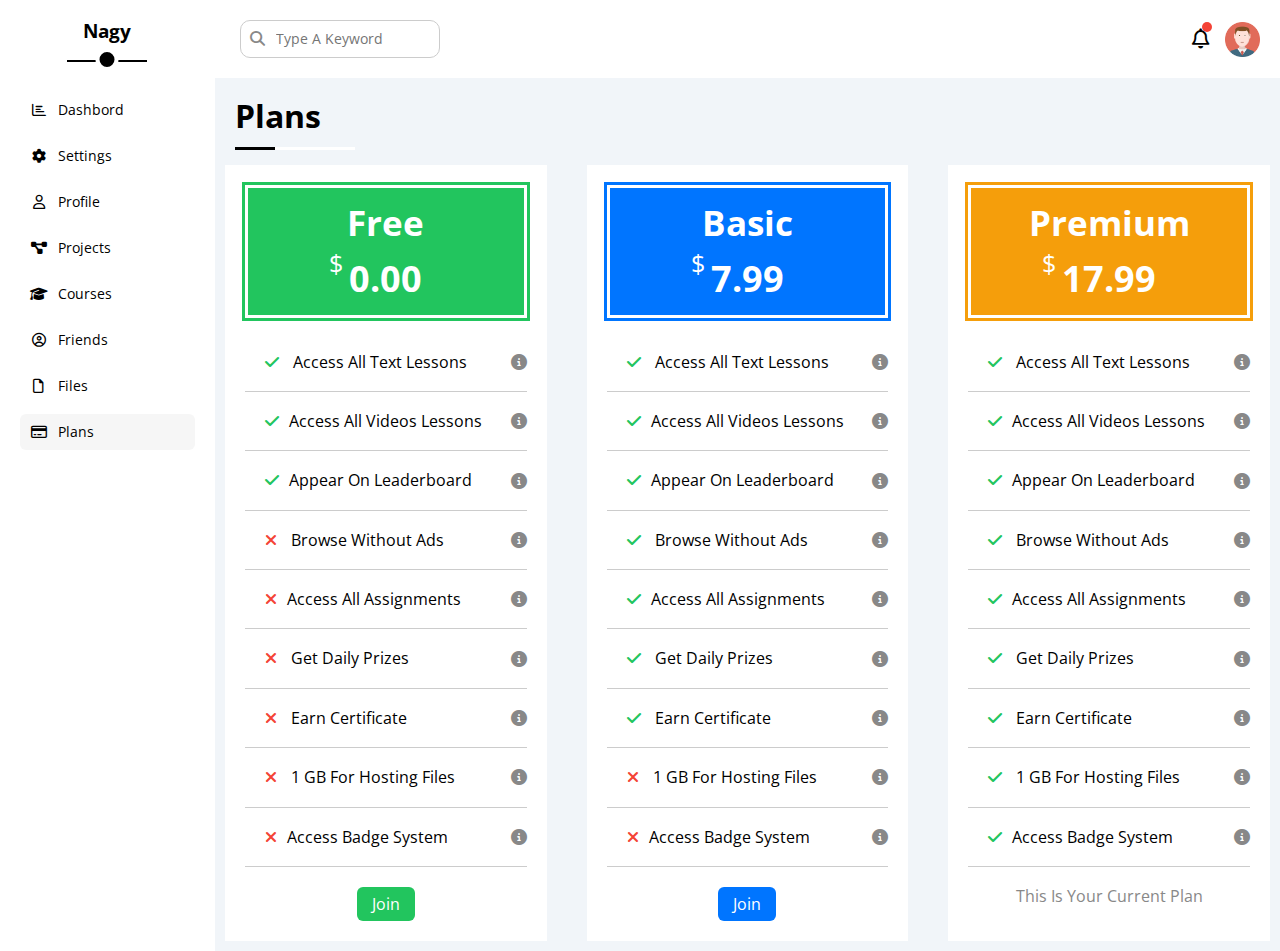
<file: plans.html>
<!DOCTYPE html>
<html lang="en">
<head>
    <meta charset="UTF-8">
    <meta http-equiv="X-UA-Compatible" content="IE=edge">
    <meta name="viewport" content="width=device-width, initial-scale=1.0">
    <title>Plans</title>
    <!--font awesome libirary-->
    <link rel="stylesheet" href="css/all.min.css">
    <!--render the website normally in different browsers-->
    <link rel="stylesheet" href="css/normalize.css">
    <!--my framework file-->
    <link rel="stylesheet" href="css/framework.css">
    <!--main css file-->
    <link rel="stylesheet" href="css/master.css">
</head>
<!--google fonts-->
<link rel="preconnect" href="https://fonts.googleapis.com">
<link rel="preconnect" href="https://fonts.gstatic.com" crossorigin>
<link href="https://fonts.googleapis.com/css2?family=Open+Sans:wght@300;400;500;
600;700;800&display=swap" rel="stylesheet">
<body>
   <div class="page d-flex">
       <div class="sidebar p-20 p-relative bg-white">
           <h3 class="p-relative txt-c mt-0">Nagy</h3>
           <ul>
               <li>
                   <a class=" d-flex align-center fs-14 c-black rad-6 p-10" href="index.html">
                    <i class="fa-regular fa-chart-bar fa-fw"></i>
                       <span>Dashbord</span>
                   </a>
               </li>
            </li>
            <li>
              <a class=" d-flex align-center fs-14 c-black rad-6 p-10" href="settings.html">
                <i class="fa-solid fa-gear fa-fw"></i>
                <span>Settings</span>
              </a>
            </li>
            <li>
              <a class="  d-flex align-center fs-14 c-black rad-6 p-10" href="profile.html">
                <i class="fa-regular fa-user fa-fw"></i>
                <span>Profile</span>
              </a>
            </li>
            <li>
              <a class=" d-flex align-center fs-14 c-black rad-6 p-10" href="projects.html">
                <i class="fa-solid fa-diagram-project fa-fw"></i>
                <span>Projects</span>
              </a>
            </li>
            <li>
              <a class="  d-flex align-center fs-14 c-black rad-6 p-10" href="courses.html">
                <i class="fa-solid fa-graduation-cap fa-fw"></i>
                <span>Courses</span>
              </a>
            </li>
            <li>
              <a class="  d-flex align-center fs-14 c-black rad-6 p-10" href="friends.html">
                <i class="fa-regular fa-circle-user fa-fw"></i>
                <span>Friends</span>
              </a>
            </li>
            <li>
              <a class="d-flex align-center fs-14 c-black rad-6 p-10" href="files.html">
                <i class="fa-regular fa-file fa-fw"></i>
                <span>Files</span>
              </a>
            </li>
            <li>
              <a class="active d-flex align-center fs-14 c-black rad-6 p-10" href="plans.html">
                <i class="fa-regular fa-credit-card fa-fw"></i>
                <span>Plans</span>
              </a>
            </li>
           </ul>
       </div>
       <div  class="content w-full over-hid">
           <!--start header-->
             <div class="head bg-white p-20 between-flex">
                <div class="search p-relative">
                    <input class="p-10" type="search" placeholder="Type A Keyword">
                </div>
                 <div class="icons d-flex align-center">
                     <span class="notification p-relative">
                        <i class="fa-regular fa-bell fa-lg"></i>
                     </span>
                     <img src="imgs/avatar.png" alt="">
                 </div>

             </div>
           <!--end header-->
           <!--start main title-->
           <h1 class="main-title m-20">Plans</h1>
            <!--end main title-->
            <!--start plans -->
            <div class="plans">
                <div class="plan one">
                 <div class="info">
                     <p>free</p>
                     <span>0.00</span>
                 </div>
                 <ul>
                     <li class="right"> Access All Text Lessons</li>
                     <li class="right">Access All Videos Lessons </li>
                     <li class="right">Appear On Leaderboard
                    </li>
                     <li class="wrong">
                        Browse Without Ads</li>
                     <li class="wrong">Access All Assignments
                    </li>
                     <li class="wrong">
                        Get Daily Prizes
                        </li>
                     <li class="wrong">
                        Earn Certificate
                        </li>
                     <li class="wrong">
                        1 GB For Hosting Files
                        </li>
                     <li class="wrong">Access Badge System
                    </li>
                 </ul>
                 <a href="#">join</a>
                </div>

                <div class="plan two">
                    <div class="info">
                        <p>basic</p>
                        <span>7.99</span>
                    </div>
                    <ul>
                        <li class="right"> Access All Text Lessons</li>
                        <li class="right">Access All Videos Lessons </li>
                        <li class="right">Appear On Leaderboard
                       </li>
                        <li class="right">
                           Browse Without Ads</li>
                        <li class="right">Access All Assignments
                       </li>
                        <li class="right">
                           Get Daily Prizes
                           </li>
                        <li class="right">
                           Earn Certificate
                           </li>
                        <li class="wrong">
                           1 GB For Hosting Files
                           </li>
                        <li class="wrong">Access Badge System
                       </li>
                    </ul>
                    <a href="#">join</a>
                   </div>

                   <div class="plan three">
                    <div class="info">
                        <p>premium</p>
                        <span>17.99</span>
                    </div>
                    <ul>
                        <li class="right"> Access All Text Lessons</li>
                        <li class="right">Access All Videos Lessons </li>
                        <li class="right">Appear On Leaderboard
                       </li>
                        <li class="right">
                           Browse Without Ads</li>
                        <li class="right">Access All Assignments
                       </li>
                        <li class="right">
                           Get Daily Prizes
                           </li>
                        <li class="right">
                           Earn Certificate
                           </li>
                        <li class="right">
                           1 GB For Hosting Files
                           </li>
                        <li class="right">Access Badge System
                       </li>
                    </ul>
                    <p>this is your current plan</p>
                   </div>


            </div>
             <!--end plans -->
           


       </div>

   </div>
</body>
</html>
</file>
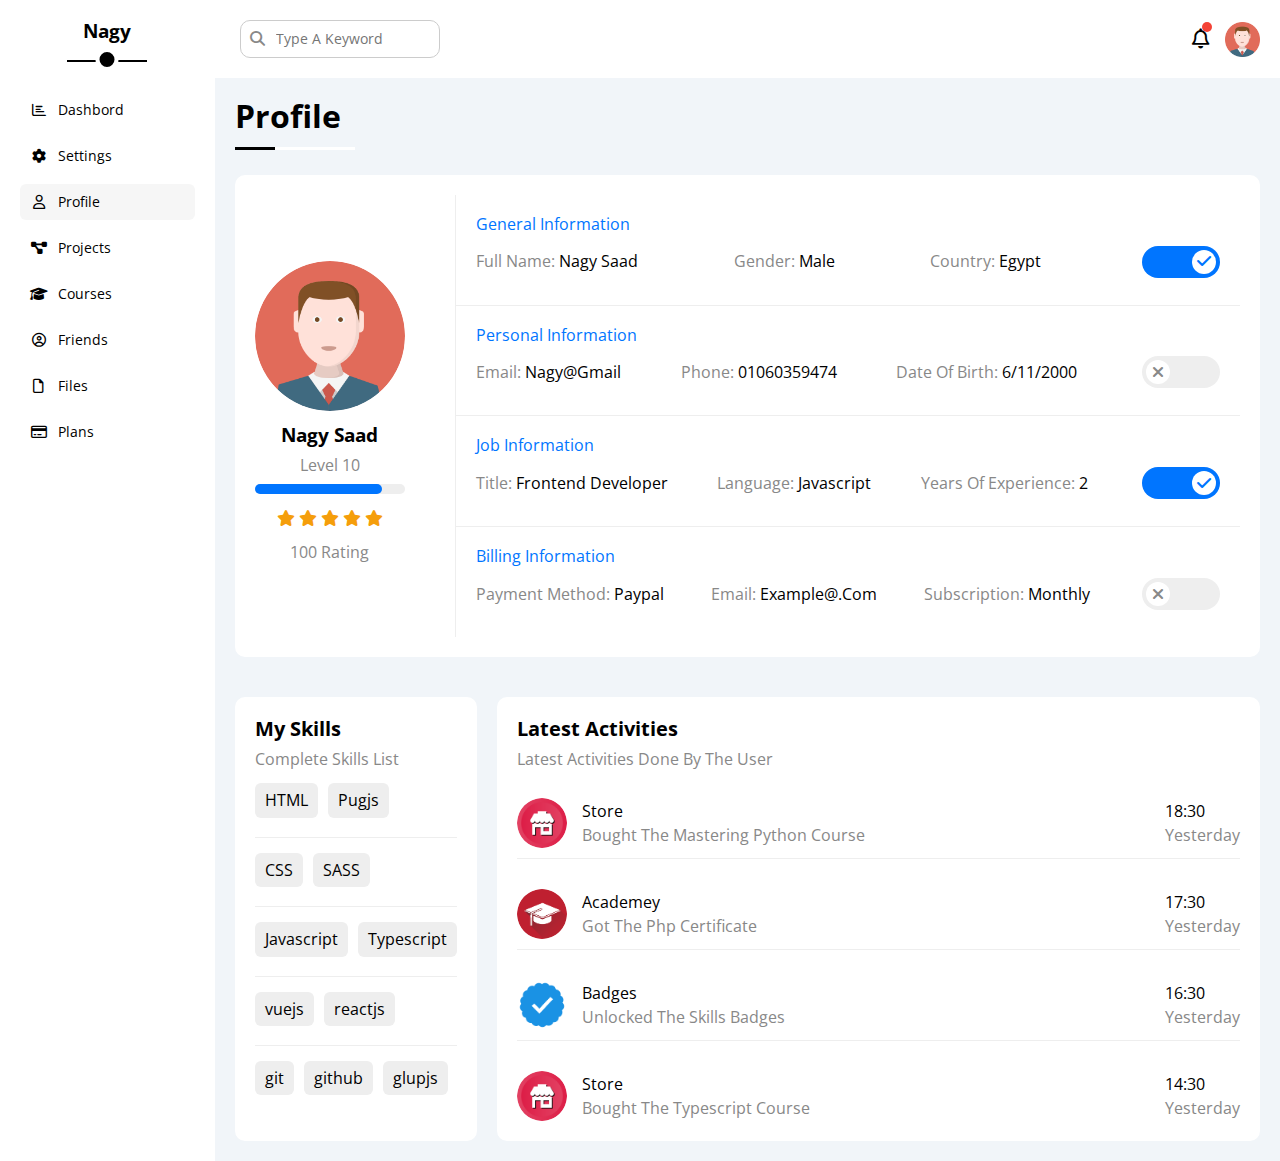
<file: profile.html>
<!DOCTYPE html>
<html lang="en">
<head>
    <meta charset="UTF-8">
    <meta http-equiv="X-UA-Compatible" content="IE=edge">
    <meta name="viewport" content="width=device-width, initial-scale=1.0">
    <title>profile</title>
    <!--font awesome libirary-->
    <link rel="stylesheet" href="css/all.min.css">
    <!--render the website normally in different browsers-->
    <link rel="stylesheet" href="css/normalize.css">
    <!--my framework file-->
    <link rel="stylesheet" href="css/framework.css">
    <!--main css file-->
    <link rel="stylesheet" href="css/master.css">
</head>
<!--google fonts-->
<link rel="preconnect" href="https://fonts.googleapis.com">
<link rel="preconnect" href="https://fonts.gstatic.com" crossorigin>
<link href="https://fonts.googleapis.com/css2?family=Open+Sans:wght@300;400;500;
600;700;800&display=swap" rel="stylesheet">
<body>
   <div class="page d-flex">
       <div class="sidebar p-20 p-relative bg-white">
           <h3 class="p-relative txt-c mt-0">Nagy</h3>
           <ul>
               <li>
                   <a class=" d-flex align-center fs-14 c-black rad-6 p-10" href="index.html">
                    <i class="fa-regular fa-chart-bar fa-fw"></i>
                       <span>Dashbord</span>
                   </a>
               </li>
            </li>
            <li>
              <a class=" d-flex align-center fs-14 c-black rad-6 p-10" href="settings.html">
                <i class="fa-solid fa-gear fa-fw"></i>
                <span>Settings</span>
              </a>
            </li>
            <li>
              <a class=" active d-flex align-center fs-14 c-black rad-6 p-10" href="profile.html">
                <i class="fa-regular fa-user fa-fw"></i>
                <span>Profile</span>
              </a>
            </li>
            <li>
              <a class="d-flex align-center fs-14 c-black rad-6 p-10" href="projects.html">
                <i class="fa-solid fa-diagram-project fa-fw"></i>
                <span>Projects</span>
              </a>
            </li>
            <li>
              <a class="d-flex align-center fs-14 c-black rad-6 p-10" href="courses.html">
                <i class="fa-solid fa-graduation-cap fa-fw"></i>
                <span>Courses</span>
              </a>
            </li>
            <li>
              <a class="d-flex align-center fs-14 c-black rad-6 p-10" href="friends.html">
                <i class="fa-regular fa-circle-user fa-fw"></i>
                <span>Friends</span>
              </a>
            </li>
            <li>
              <a class="d-flex align-center fs-14 c-black rad-6 p-10" href="files.html">
                <i class="fa-regular fa-file fa-fw"></i>
                <span>Files</span>
              </a>
            </li>
            <li>
              <a class="d-flex align-center fs-14 c-black rad-6 p-10" href="plans.html">
                <i class="fa-regular fa-credit-card fa-fw"></i>
                <span>Plans</span>
              </a>
            </li>
           </ul>
       </div>
       <div  class="content w-full over-hid">
           <!--start header-->
             <div class="head bg-white p-20 between-flex">
                <div class="search p-relative">
                    <input class="p-10" type="search" placeholder="Type A Keyword">
                </div>
                 <div class="icons d-flex align-center">
                     <span class="notification p-relative">
                        <i class="fa-regular fa-bell fa-lg"></i>
                     </span>
                     <img src="imgs/avatar.png" alt="">
                 </div>

             </div>
           <!--end header-->
           <!--start main title-->
           <h1 class="main-title m-20">Profile</h1>
            <!--end main title-->
            <!--start profile -->
            <div class="profile">
                <div class="boxs">
                    <!--start box1-->
                    <div class="box">

                        <div class="left">
                            <img src="imgs/avatar.png" alt="">
                            <h3>nagy saad</h3>
                            <p>level 10</p>
                            <div class="progress">
                                <span style="width: 85%"></span>
                            </div>
                            <div class="icons">
                                <i class="fa-solid fa-star"></i>
                                <i class="fa-solid fa-star"></i>
                                <i class="fa-solid fa-star"></i>
                                <i class="fa-solid fa-star"></i>
                                <i class="fa-solid fa-star"></i>
                            </div>
                            <p>100 rating</p>
                        </div>

                        <div class="right">
                            <div class="info">
                              <span>general information</span>
                             <div class="test">
                              <p><span>full name: </span>nagy saad</p>
                              <p><span>gender: </span>male</p>
                              <p><span>country: </span>egypt</p>
                              <div class="label">
                                <label >
                                    <input type="checkbox" class="check" checked>
                                    <div class="switch"></div>
                                </label>
                            </div>
                             </div>
                            </div>

                            <div class="info">
                                <span>personal information</span>
                              <div class="test">
                                <p><span>email: </span>nagy@gmail</p>
                                <p><span>phone: </span>01060359474</p>
                                <p><span>date of birth: </span>6/11/2000</p>
                                <div class="label">
                                  <label >
                                      <input type="checkbox" class="check" >
                                      <div class="switch"></div>
                                  </label>
                              </div>
                              </div>
                              </div>

                              <div class="info">
                                <span>job information</span>
                              <div class="test">
                                <p><span>title: </span>frontend developer</p>
                                <p><span>language: </span>javascript</p>
                                <p><span>years of experience: </span>2 </p>
                                <div class="label">
                                  <label >
                                      <input type="checkbox" class="check" checked>
                                      <div class="switch"></div>
                                  </label>
                              </div>
                              </div>
                              </div>

                              <div class="info">
                                <span>billing information</span>
                              <div class="test">
                                <p><span>payment method: </span>paypal</p>
                                <p><span>email: </span>example@.com</p>
                                <p><span>subscription: </span>monthly</p>
                                <div class="label">
                                  <label >
                                      <input type="checkbox" class="check">
                                      <div class="switch"></div>
                                  </label>
                              </div>
                              </div>
                              </div>

                        </div>

                    </div>
                    <!--end box1-->  
                </div>
                 <!--start box 2 , 3-->
                <div class="parent">
                  <div class="box one">
                    <div class="intro">
                      <h2 class="main-heading">my skills</h2>
                      <p>complete skills list</p>
                    </div>
                    <ul>
                     <div class="skills" >
                       <li>HTML</li>
                       <li>Pugjs</li>
                     </div>
                      <div class="skills">
                       <li>CSS</li>
                       <li>SASS</li>
                      
                      </div>
                     <div class="skills" >
                       <li>Javascript</li>
                       <li>Typescript</li>
                     </div>
                     <div class="skills">
                       <li>vuejs</li>
                       <li>reactjs</li>
                     </div>
                     <div class="skills">
                       <li>git</li>
                       <li>github</li>
                       <li>glupjs</li>
                     </div>
                    </ul>
                  </div>

                  <div class="box two">
                    <div class="intro">
                      <h2 class="main-heading">latest activities</h2>
                      <p>latest activities done by the user</p>
                    </div>

                    <div class="act">
                      <img src="imgs/activity-01.png" alt="">
                      <div class="text1">
                        <p>store</p>
                        <p>bought the mastering python course</p>
                      </div>
                      <div class="text2">
                        <p>18:30</p>
                        <p>yesterday</p>
                      </div>
                    </div>

                    <div class="act">
                      <img src="imgs/activity-02.png" alt="">
                      <div class="text1">
                        <p>academey</p>
                        <p>got the php certificate</p>
                      </div>
                      <div class="text2">
                        <p>17:30</p>
                        <p>yesterday</p>
                      </div>
                    </div>

                    <div class="act">
                      <img src="imgs/activity-03.png" alt="">
                      <div class="text1">
                        <p>badges</p>
                        <p>unlocked
                          the skills badges
                        </p>
                      </div>
                      <div class="text2">
                        <p>16:30</p>
                        <p>yesterday</p>
                      </div>
                    </div>

                    <div class="act">
                      <img src="imgs/activity-01.png" alt="">
                      <div class="text1">
                        <p>store</p>
                        <p>bought the typescript course</p>
                      </div>
                      <div class="text2">
                        <p>14:30</p>
                        <p>yesterday</p>
                      </div>
                    </div>

                  </div>
                </div>
                <!--end box 2 ,3 -->

            </div>
             <!--end profile -->
           


       </div>

   </div>
</body>
</html>
</file>
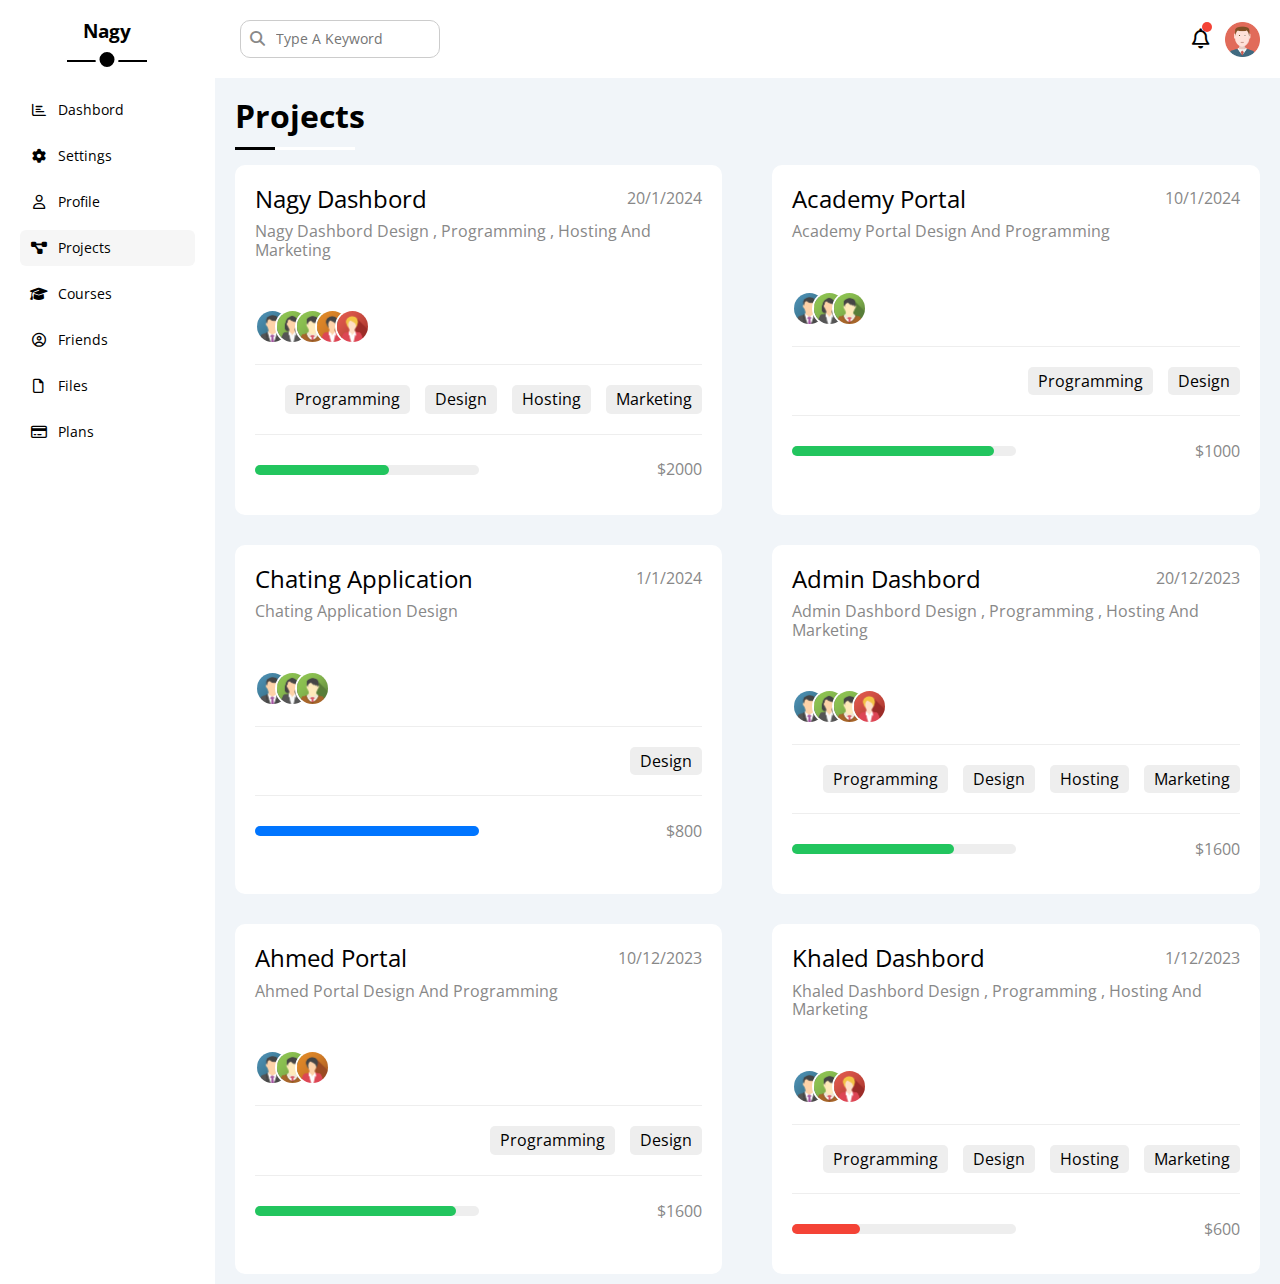
<file: projects.html>
<!DOCTYPE html>
<html lang="en">
<head>
    <meta charset="UTF-8">
    <meta http-equiv="X-UA-Compatible" content="IE=edge">
    <meta name="viewport" content="width=device-width, initial-scale=1.0">
    <title>Projects</title>
    <!--font awesome libirary-->
    <link rel="stylesheet" href="css/all.min.css">
    <!--render the website normally in different browsers-->
    <link rel="stylesheet" href="css/normalize.css">
    <!--my framework file-->
    <link rel="stylesheet" href="css/framework.css">
    <!--main css file-->
    <link rel="stylesheet" href="css/master.css">
</head>
<!--google fonts-->
<link rel="preconnect" href="https://fonts.googleapis.com">
<link rel="preconnect" href="https://fonts.gstatic.com" crossorigin>
<link href="https://fonts.googleapis.com/css2?family=Open+Sans:wght@300;400;500;
600;700;800&display=swap" rel="stylesheet">
<body>
   <div class="page d-flex">
       <div class="sidebar p-20 p-relative bg-white">
           <h3 class="p-relative txt-c mt-0">Nagy</h3>
           <ul>
               <li>
                   <a class=" d-flex align-center fs-14 c-black rad-6 p-10" href="index.html">
                    <i class="fa-regular fa-chart-bar fa-fw"></i>
                       <span>Dashbord</span>
                   </a>
               </li>
            </li>
            <li>
              <a class=" d-flex align-center fs-14 c-black rad-6 p-10" href="settings.html">
                <i class="fa-solid fa-gear fa-fw"></i>
                <span>Settings</span>
              </a>
            </li>
            <li>
              <a class="  d-flex align-center fs-14 c-black rad-6 p-10" href="profile.html">
                <i class="fa-regular fa-user fa-fw"></i>
                <span>Profile</span>
              </a>
            </li>
            <li>
              <a class="active d-flex align-center fs-14 c-black rad-6 p-10" href="projects.html">
                <i class="fa-solid fa-diagram-project fa-fw"></i>
                <span>Projects</span>
              </a>
            </li>
            <li>
              <a class="d-flex align-center fs-14 c-black rad-6 p-10" href="courses.html">
                <i class="fa-solid fa-graduation-cap fa-fw"></i>
                <span>Courses</span>
              </a>
            </li>
            <li>
              <a class="d-flex align-center fs-14 c-black rad-6 p-10" href="friends.html">
                <i class="fa-regular fa-circle-user fa-fw"></i>
                <span>Friends</span>
              </a>
            </li>
            <li>
              <a class="d-flex align-center fs-14 c-black rad-6 p-10" href="files.html">
                <i class="fa-regular fa-file fa-fw"></i>
                <span>Files</span>
              </a>
            </li>
            <li>
              <a class="d-flex align-center fs-14 c-black rad-6 p-10" href="plans.html">
                <i class="fa-regular fa-credit-card fa-fw"></i>
                <span>Plans</span>
              </a>
            </li>
           </ul>
       </div>
       <div  class="content w-full over-hid">
           <!--start header-->
             <div class="head bg-white p-20 between-flex">
                <div class="search p-relative">
                    <input class="p-10" type="search" placeholder="Type A Keyword">
                </div>
                 <div class="icons d-flex align-center">
                     <span class="notification p-relative">
                        <i class="fa-regular fa-bell fa-lg"></i>
                     </span>
                     <img src="imgs/avatar.png" alt="">
                 </div>

             </div>
           <!--end header-->
           <!--start main title-->
           <h1 class="main-title m-20">Projects</h1>
            <!--end main title-->
            <!--start projects -->
            <div class="projectss">
               <!--start boxss-->
               <div class="boxss">
                   <!--start project one-->
                <div class="project one">
                    <div class="intro">
                        <h2 class="heaing">nagy dashbord</h2>
                        <p>20/1/2024</p>
                    </div>
                    <p class="info">nagy dashbord design , programming , hosting and marketing</p>
                    <div class="imgs">
                        <img src="imgs/team-01.png" alt="">
                        <img src="imgs/team-02.png" alt="">
                        <img src="imgs/team-03.png" alt="">
                        <img src="imgs/team-04.png" alt="">
                        <img src="imgs/team-05.png" alt="">
                    </div>
                    <ul>
                        <li>programming</li>
                        <li>design</li>
                        <li>hosting</li>
                        <li>marketing</li>
                    </ul>
                    <div class="bot">
                        <div class="progress">
                            <span style="width:60% ;"></span>
                        </div>
                        <p>$2000</p>
                    </div>
                </div>
                 <!--end project one-->

                  <!--start project two-->
                  <div class="project two">
                    <div class="intro">
                        <h2 class="heaing">academy portal</h2>
                        <p>10/1/2024</p>
                    </div>
                    <p class="info">academy portal design and programming</p>
                    <div class="imgs">
                        <img src="imgs/team-01.png" alt="">
                        <img src="imgs/team-02.png" alt="">
                        <img src="imgs/team-03.png" alt="">
                      
                    </div>
                    <ul>
                        <li>programming</li>
                        <li>design</li>
                       
                       
                    </ul>
                    <div class="bot">
                        <div class="progress">
                            <span style="width:90% ;"></span>
                        </div>
                        <p>$1000</p>
                    </div>
                </div>
                  <!--end project two-->
                  <!--start project 3-->
                  <div class="project three">
                    <div class="intro">
                        <h2 class="heaing">chating application</h2>
                        <p>1/1/2024</p>
                    </div>
                    <p class="info">chating application design</p>
                    <div class="imgs">
                        <img src="imgs/team-01.png" alt="">
                        <img src="imgs/team-02.png" alt="">
                        <img src="imgs/team-03.png" alt="">
                      
                    </div>
                    <ul>
                       
                        <li>design</li>
                       
                       
                    </ul>
                    <div class="bot">
                        <div class="progress">
                            <span style="width:100% ;"></span>
                        </div>
                        <p>$800</p>
                    </div>
                </div>
                   <!--end project 3-->
                   <!--start project 4-->
                   <div class="project four">
                    <div class="intro">
                        <h2 class="heaing">admin dashbord</h2>
                        <p>20/12/2023</p>
                    </div>
                    <p class="info">admin dashbord design , programming , hosting and marketing</p>
                    <div class="imgs">
                        <img src="imgs/team-01.png" alt="">
                        <img src="imgs/team-02.png" alt="">
                        <img src="imgs/team-03.png" alt="">
                        <img src="imgs/team-05.png" alt="">
                       
                    </div>
                    <ul>
                        <li>programming</li>
                        <li>design</li>
                        <li>hosting</li>
                        <li>marketing</li>
                    </ul>
                    <div class="bot">
                        <div class="progress">
                            <span style="width:72% ;"></span>
                        </div>
                        <p>$1600</p>
                    </div>
                </div>
                    <!--end project 4-->
                      <!--start project 5-->
                      <div class="project five">
                        <div class="intro">
                            <h2 class="heaing">ahmed portal</h2>
                            <p>10/12/2023</p>
                        </div>
                        <p class="info">ahmed portal design and programming </p>
                        <div class="imgs">
                            <img src="imgs/team-01.png" alt="">
                           
                            <img src="imgs/team-03.png" alt="">
                            <img src="imgs/team-04.png" alt="">
                           
                        </div>
                        <ul>
                            <li>programming</li>
                            <li>design</li>
                           
                        </ul>
                        <div class="bot">
                            <div class="progress">
                                <span style="width:90% ;"></span>
                            </div>
                            <p>$1600</p>
                        </div>
                    </div>
                       <!--end project 5-->
                       <!--start box 6-->
                       <div class="project six">
                        <div class="intro">
                            <h2 class="heaing">khaled dashbord</h2>
                            <p>1/12/2023</p>
                        </div>
                        <p class="info">khaled dashbord design , programming , hosting and marketing</p>
                        <div class="imgs">
                            <img src="imgs/team-01.png" alt="">
                           
                            <img src="imgs/team-03.png" alt="">
                            <img src="imgs/team-05.png" alt="">
                           
                        </div>
                        <ul>
                            <li>programming</li>
                            <li>design</li>
                            <li>hosting</li>
                            <li>marketing</li>
                        </ul>
                        <div class="bot">
                            <div class="progress">
                                <span style="width: 30% ;"></span>
                            </div>
                            <p>$600</p>
                        </div>
                    </div>
                        <!--end box 6-->



               </div>
                <!--end boxss-->
              
                
                   

            </div>
             <!--end projects -->
           


       </div>

   </div>
</body>
</html>
</file>
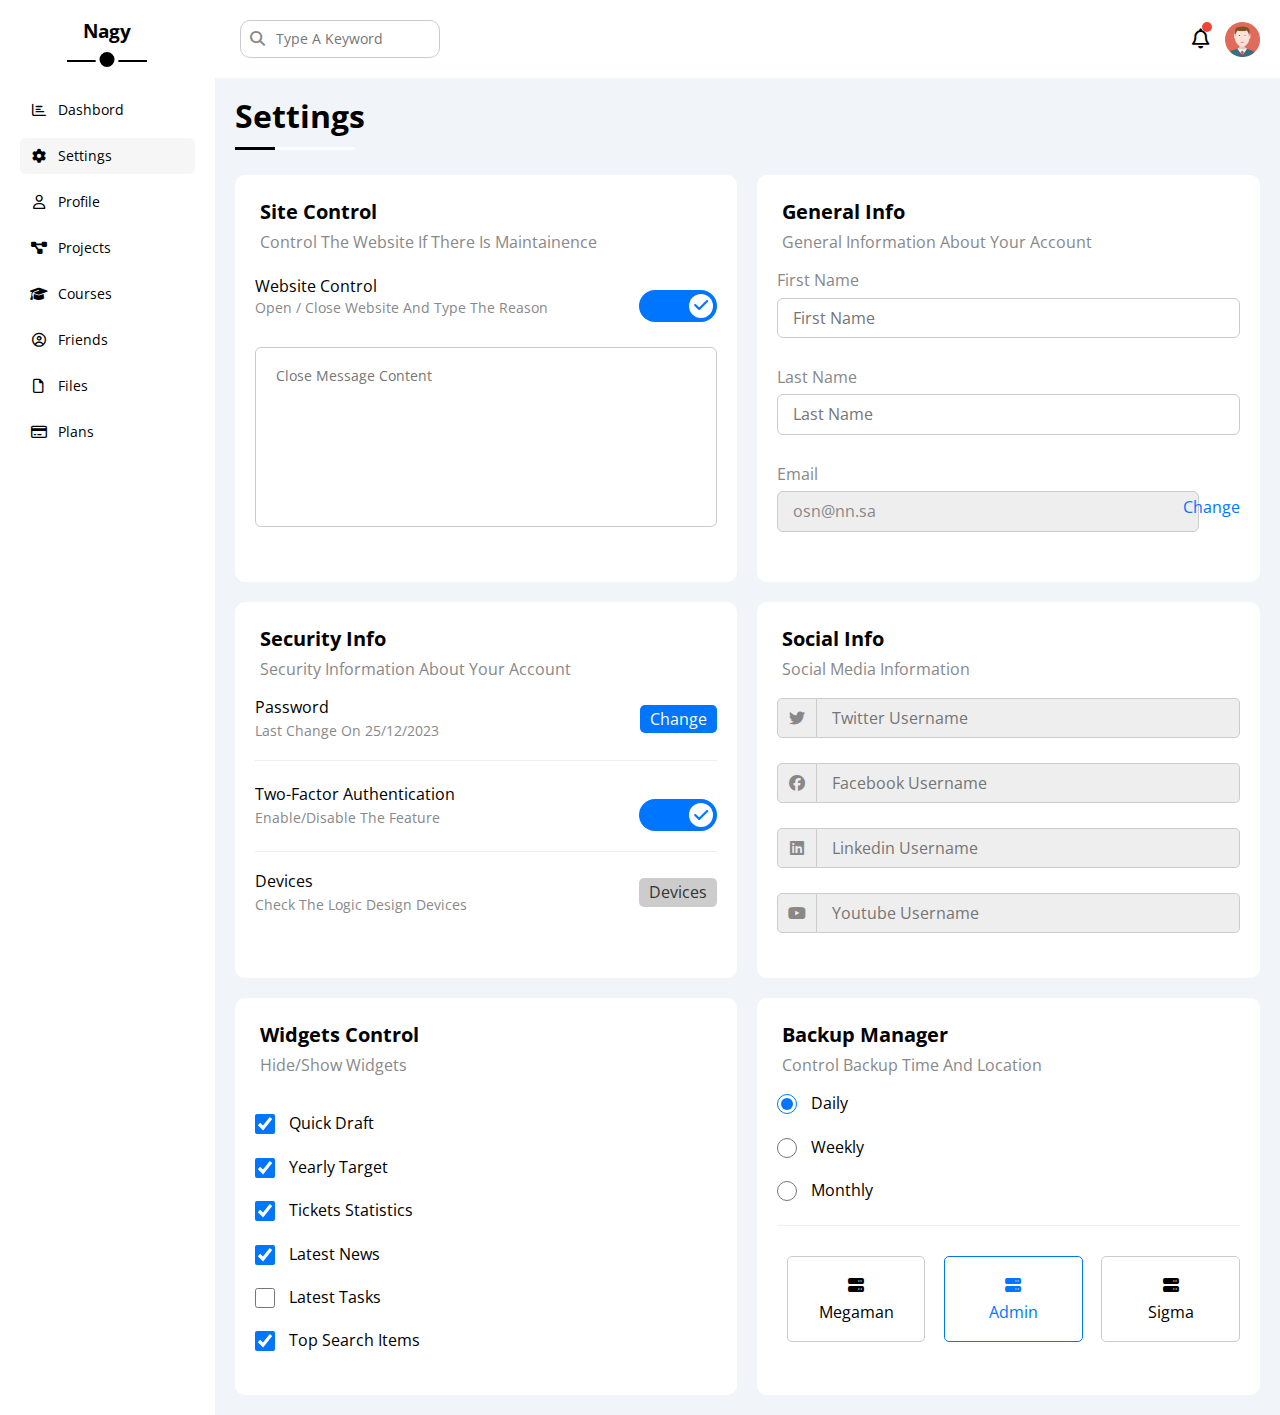
<file: settings.html>
<!DOCTYPE html>
<html lang="en">
<head>
    <meta charset="UTF-8">
    <meta http-equiv="X-UA-Compatible" content="IE=edge">
    <meta name="viewport" content="width=device-width, initial-scale=1.0">
    <title>Settings</title>
    <!--font awesome libirary-->
    <link rel="stylesheet" href="css/all.min.css">
    <!--render the website normally in different browsers-->
    <link rel="stylesheet" href="css/normalize.css">
    <!--my framework file-->
    <link rel="stylesheet" href="css/framework.css">
    <!--main css file-->
    <link rel="stylesheet" href="css/master.css">
</head>
<!--google fonts-->
<link rel="preconnect" href="https://fonts.googleapis.com">
<link rel="preconnect" href="https://fonts.gstatic.com" crossorigin>
<link href="https://fonts.googleapis.com/css2?family=Open+Sans:wght@300;400;500;
600;700;800&display=swap" rel="stylesheet">
<body>
   <div class="page d-flex">
       <div class="sidebar p-20 p-relative bg-white">
           <h3 class="p-relative txt-c mt-0">Nagy</h3>
           <ul>
               <li>
                   <a class=" d-flex align-center fs-14 c-black rad-6 p-10" href="index.html">
                    <i class="fa-regular fa-chart-bar fa-fw"></i>
                       <span>Dashbord</span>
                   </a>
               </li>
            </li>
            <li>
              <a class="active d-flex align-center fs-14 c-black rad-6 p-10" href="settings.html">
                <i class="fa-solid fa-gear fa-fw"></i>
                <span>Settings</span>
              </a>
            </li>
            <li>
              <a class="d-flex align-center fs-14 c-black rad-6 p-10" href="profile.html">
                <i class="fa-regular fa-user fa-fw"></i>
                <span>Profile</span>
              </a>
            </li>
            <li>
              <a class="d-flex align-center fs-14 c-black rad-6 p-10" href="projects.html">
                <i class="fa-solid fa-diagram-project fa-fw"></i>
                <span>Projects</span>
              </a>
            </li>
            <li>
              <a class="d-flex align-center fs-14 c-black rad-6 p-10" href="courses.html">
                <i class="fa-solid fa-graduation-cap fa-fw"></i>
                <span>Courses</span>
              </a>
            </li>
            <li>
              <a class="d-flex align-center fs-14 c-black rad-6 p-10" href="friends.html">
                <i class="fa-regular fa-circle-user fa-fw"></i>
                <span>Friends</span>
              </a>
            </li>
            <li>
              <a class="d-flex align-center fs-14 c-black rad-6 p-10" href="files.html">
                <i class="fa-regular fa-file fa-fw"></i>
                <span>Files</span>
              </a>
            </li>
            <li>
              <a class="d-flex align-center fs-14 c-black rad-6 p-10" href="plans.html">
                <i class="fa-regular fa-credit-card fa-fw"></i>
                <span>Plans</span>
              </a>
            </li>
           </ul>
       </div>
       <div  class="content w-full over-hid">
           <!--start header-->
             <div class="head bg-white p-20 between-flex">
                <div class="search p-relative">
                    <input class="p-10" type="search" placeholder="Type A Keyword">
                </div>
                 <div class="icons d-flex align-center">
                     <span class="notification p-relative">
                        <i class="fa-regular fa-bell fa-lg"></i>
                     </span>
                     <img src="imgs/avatar.png" alt="">
                 </div>

             </div>
           <!--end header-->
           <!--start main title-->
           <h1 class="main-title m-20">Settings</h1>
            <!--end main title-->
            <!--start settings -->
            <div class="settings">
                <div class="boxs">
                    <!--start box 1-->
                    <div class="box">
                        <div class="intro">
                            <h2 class="main-heading">site control</h2>
                            <p>control the website if there is maintainence</p>
                        </div>
                        <div class="contentt">
                            <div>
                                <span>website control</span>
                                <p>open / close website and type the reason</p>
                            </div>
                            <div>
                                <label >
                                    <input type="checkbox" class="check" checked>
                                    <div class="switch"></div>
                                </label>
                            </div>
                        </div>
                        <textarea name="textarea" class="textarea" placeholder="close message content" ></textarea>

                    </div>
                     <!--end box 1-->

                      <!--start box 2-->
                    <div class="box">
                        <div class="intro">
                            <h2 class="main-heading">general info</h2>
                            <p>general information about your account</p>
                        </div>
                        <div>
                            <label for="">first name</label>
                            <input class="input" type="text" placeholder="first name">
                        </div>
                        <div >
                            <label for="">last name</label>
                            <input class="input" type="text" placeholder="last name">
                        </div>
                        <div class="contentt">
                          <div>
                            <label for="">email</label>
                            <input class="input" type="email" value="osn@nn.sa" readonly>
                          </div>
                         <div> 
                            <a href="#">change</a>
                        </div>
                        </div>
                    </div>
                    <!--end box 2-->
                    <!--srart box 3-->
                    <div class="box">
                      <div class="intro">
                        <h2 class="main-heading">
                        security info
                        </h2>
                        <p>security information about your account</p>
                      </div>
                      <div class="contentt">
                        <div class="text">
                          <span>password</span>
                        <p>last change on 25/12/2023</p>
                        </div>
                        <a class="link1" href="#">change</a>
                      </div>
                      <div class="contentt">
                       <div class="text">
                        <span>two-factor authentication</span>
                        <p>enable/disable the feature</p>
                       </div>
                       <div>
                        <label >
                            <input type="checkbox" class="check" checked>
                            <div class="switch"></div>
                        </label>
                    </div>
                      </div>
                      <div class="contentt">
                        <div class="text">
                          <span>devices</span>
                          <p>check the logic design devices</p>
                        </div>
                        <a class="link2" href="#">devices</a>
                      </div>
                    </div>
                     <!--end box 3-->
                     <!--start box4-->
                      <div class="box">
                        <div class="intro">
                          <h2 class="main-heading">social info</h2>
                          <p>social media information</p>
                        </div>
                        <div class="contentt">
                          <div class="icon">
                            <i class="fa-brands fa-twitter"></i>
                          </div>
                          <input class="input" type="text" placeholder="twitter username" >
                        </div>
                        <div class="contentt">
                          <div class="icon">
                            <i class="fa-brands fa-facebook"></i>
                          </div>
                          <input class="input" type="text" placeholder="facebook username" >
                        </div>
                        <div class="contentt">
                          <div class="icon">
                            <i class="fa-brands fa-linkedin"></i>
                          </div>
                          <input class="input" type="text" placeholder="linkedin username" >
                        </div>
                        <div class="contentt">
                          <div class="icon">
                            <i class="fa-brands fa-youtube"></i>
                          </div>
                          <input class="input" type="text" placeholder="youtube username" >
                        </div>
                      </div>
                       <!--end box4-->
                       <!--start box 5-->
                       <div class="box">
                         <div class="intro">
                           <h2 class="main-heading">widgets control</h2>
                           <p>hide/show widgets</p>
                         </div>
                         <div>
                           <input type="checkbox" id="1" checked>
                           <label for="1">quick draft</label>
                         </div>
                         <div>
                          <input type="checkbox" id="2" checked>
                          <label for="2">yearly target</label>
                        </div>
                        <div>
                          <input type="checkbox" id="3" checked>
                          <label for="3">tickets statistics</label>
                        </div>
                        <div>
                          <input type="checkbox" id="4" checked>
                          <label for="4">latest news</label>
                        </div>
                        <div>
                          <input type="checkbox" id="5">
                          <label for="5">latest tasks</label>
                        </div>
                        <div>
                          <input type="checkbox" id="5" checked>
                          <label for="5">top search items</label>
                        </div>
                       </div>
                       <!--end box 5-->
                       <!--start box 6-->
                      <div class="box">
                        <div class="intro">
                          <h2 class="main-heading">backup manager</h2>
                          <p>control backup time and location</p>
                        </div>
                       <form action="">
                        <div class="input">
                          <input type="radio" name="time" id="11" checked>
                          <label for="11">daily</label>
                        </div>
                        <div class="input">
                          <input type="radio" name="time" id="22" >
                          <label for="22">weekly</label>
                        </div>
                        <div class="input">
                          <input type="radio" name="time" id="33" >
                          <label for="33">monthly</label>
                        </div>
                        
                       </form>

                      <div class="servers">

                        <input type="radio" name="servers" id="server1">
                         <div class="server">
                           <label for="server1">
                             <i class="fa-solid fa-server"></i>
                             megaman
                           </label>
                         </div>

                         <input type="radio" name="servers" id="server2" checked>
                         <div class="server">
                           <label for="server2">
                             <i class="fa-solid fa-server"></i>
                             admin
                           </label>
                         </div>

                         <input type="radio" name="servers" id="server3">
                         <div class="server">
                           <label for="server3">
                             <i class="fa-solid fa-server"></i>
                             sigma
                           </label>
                         </div>


                      </div>
                        
                        
                      
                      
                        
                         
                       
                      </div>
                        <!--end box 6-->
                    
                </div>
                <!--end boxs-->
                
            </div>
             <!--end settings -->
           


       </div>

   </div>
</body>
</html>
</file>
<file: css/framework.css>
:root {
    --blue-color: #0075ff;
    --blue-alt-color: #0d69d5;
    --orange-color: #f59e0b;
    --green-color: #22c55e;
    --red-color: #f44336;
    --grey-color: #888;
  }
  .bg-orange{
      background-color: var(--orange-color);
  }
  .bg-green{
      background-color: var(--green-color);
  }
  .bg-blue{
      background-color: var(--blue-color);
  }
  .bg-red{
      background-color: var(--red-color);
  }
  .btn-shape{
      border-radius: 6px;

  }
/*start box*/
.d-flex{
    display: flex;
}
.align-center{
    align-items: center;
}

/*end box*/
/*end padding + margin*/
.p-10{
    padding: 10px;
}
.over-hid{
    overflow: hidden;
}
.p-20{
    padding: 20px;
}
.m-20{
margin: 20px;
}
.mt-0{
    margin-top: 0;
}
/*end padding + margin*/
/*start bg-color*/
.bg-white{
    background-color: white;
}
/*end bg-color*/
/*start color*/
.c-black{
    color: black;
}
/*end color*/
/*start font*/
.fs-14{
    font-size: 14px;
}
/*end font*/
/*start position*/
.p-relative{
    position: relative;
}
/*end position*/
/*start text-align*/
.txt-c{
    text-align: center;
}
/*start text-align*/
/*start border radius*/
.rad-6{
    border-radius: 6px;
}
/*end border radius*/
/*start width*/
.w-full{
    width: 100%;
}
/*end width*/
.between-flex{
    display: flex;
    align-items: center;
    justify-content: space-between;
}
</file>
<file: css/master.css>
:root {
    --blue-color: #0075ff;
    --blue-alt-color: #0d69d5;
    --orange-color: #f59e0b;
    --green-color: #22c55e;
    --red-color: #f44336;
    --grey-color: #888;
  }

*{
    box-sizing: border-box;
    margin: 0;
    padding: 0;
}
body{
    font-family: 'Open Sans', sans-serif;
}
::-webkit-scrollbar{
    width: 20px;
}
::-webkit-scrollbar-track{
    background-color: white;
}
::-webkit-scrollbar-thumb{
    background-color: var(--blue-color);
}
::-webkit-scrollbar-thumb:hover{
    background-color: var(--blue-alt-color);
}

a{
    text-decoration: none;
}
ul{
    list-style-type: none;
    padding: 0;
}
img{
    max-width: 100%;
    
}
.page{
    background-color: #f1f5f9;
    min-height: 100vh;
}
/*start sidebar*/
.sidebar{
width: 250px;
}
.sidebar > h3{
   position: relative; 
   margin-bottom: 50px;
}
.sidebar > h3::before{
    content: "";
    position: absolute;
    width: 80px;
    height: 2px;
    background-color: black;
    bottom: -20px;
    transform: translateX(-50%);
    left: 50%;
}
.sidebar > h3::after{
    content: "";
    position: absolute;
    width: 15px;
    height: 15px;
    border-radius: 50%;
    background-color: black;
    left: 50%;
    bottom: -29px;
    border: 4px solid white;
    transform: translateX(-50%);
}

.sidebar ul li a{
    margin-bottom: 10px;
    transition: .3s;
}
.sidebar ul li a:hover ,
.sidebar ul li a.active{
    background-color: #f6f6f6;
}

.sidebar ul li a span{
    font-size: 14px;
    margin-left: 10px;
} 
@media (max-width:767px){
    .sidebar{
        width: 65px;
        padding: 10px;
    }
    .sidebar > h3{
        margin-bottom: 15px;
    }
    .sidebar > h3::before , 
    .sidebar > h3::after{
        display: none;
    }
    .sidebar ul li a span{
        display: none;
    }

}


/*end sidebar*/
/*start content*/

.content .head .search::before{
    font-family: "Font Awesome 6 Free";
    content: "\f002";
    position: absolute;
    font-weight: 900;
    left: 15px;
    top: 50%;
    transform: translateY(-50%);
    font-size: 15px;
    color: var(--grey-color);
}
.content .head .search input{
    margin-left: 5px;
    padding: 10px 0 10px 35px;
    border: none;
    border: 1px solid #ccc;
    border-radius: 10px;
    outline: none;
    width: 200px;
    transition: width .3s;
    font-size: 14px;
   
}
@media (max-width:767px){
    .content .head .search input{
        width: 160px;
    }
    .content .head .search input:focus{
        width: 170px;
    }
}
.content .head .search input:focus{
    width: 230px;
}
.content .head .search input:focus::placeholder{
    opacity: 0;
}
.content .head .icons .notification::before{
content: "";
position: absolute;
width: 10px;
height: 10px;
border-radius: 50%;
top: -8px;
left: 10px;
background-color: var(--red-color);
}

@media (max-width:767px){
    .content .head .icons .notification::before{
        top: -8px;
        left: 21px;
    }
    .content .head .icons .notification i{
        margin-left: 10px;
    }
}
.content .head .icons img{
    width: 35px;
    height: 35px;
    margin-left: 15px;
}
.main-title{
position: relative;

}
.main-title::before , 
.main-title::after {
    content: "";
    position: absolute;
    height: 3px;
    bottom: -15px;
    left: 0;
}
    

    

.main-title::before{
    background-color: white;
    width: 120px;
}
.main-title::after{
   background-color: black;
    width: 40px;
}
.content .boxs{
    display: grid;
    grid-template-columns: repeat(auto-fill , minmax(450px , 1fr));
    gap: 20px;
    margin: 40px 20px 20px 20px;
}
@media (max-width:767px){
    .content .boxs{
       
        grid-template-columns: repeat(auto-fill , minmax(200px , 1fr));
        gap: 10px;
        margin: 40px 10px 20px 10px ;
    }
   
}
.content .boxs .box{
    background-color: white;
   
    text-transform: capitalize;
    border-radius: 10px;
}

.content .boxs > .box:first-child .intro.special{
   
   
    background-color: #eee;
   
    border-radius: 10px 10px 0 0;
}
.main-heading{
    font-size: 20px;
    margin-bottom: 10px;
    text-transform: capitalize;
    display: flex;
    justify-content: flex-start;
}
.main-heading + p{
    color: var(--grey-color);
    text-transform: capitalize;
}
@media (max-width:767px){
    .content .boxs > .box:first-child .intro img{
           display: none;
    } 
}
.content .boxs > .box:first-child > img{
    width: 60px;
    height: 60px;
    border-radius: 50%;
    border: 4px solid white;
    position: relative;
    top: -25px;
    left: 20px;
}
@media (max-width:767px){
    .content .boxs > .box:first-child > img{
        left: 50%;
        transform: translateX(-50%);
    }
}
.content .boxs > .box:first-child .content{
    display: flex;
    justify-content: space-evenly;
    align-items: center;
    border-top: 1px solid #eee;
    padding: 30px;
    border-bottom: 1px solid #eee;
    margin-top: -12px;
    margin-bottom: 15px;
}
@media (max-width:767px){
    .content .boxs > .box:first-child .content{
        flex-direction: column;
        gap: 15px;
    }
}
.content .boxs > .box:first-child .content div{
    font-weight: bold;
    font-size: 25px;
}
.content .boxs > .box:first-child .content div span{
    display: block;
    margin-top: 15px;
    text-align: center;
    color: var(--grey-color);
    text-transform: capitalize;
    font-weight: normal;
    font-size: 15px;
}
.content .boxs > .box:first-child  > a{
    display: flex;
    margin: 0 15px 15px auto;
    justify-content: flex-end;
    align-items: center;
    width: fit-content;
    background-color: var(--blue-color);
    color: white;
    padding: 10px 15px;
    border-radius: 6px;
    font-size: 15px;
    text-transform: capitalize;
    cursor: pointer;
    transition: .3s;
}
.content .boxs > .box:first-child  > a:hover{
    background-color: var(--blue-alt-color);
}
/*start box 2*/
.content .boxs > .box .intro{
    padding: 20px;
}
.content .boxs > .box:nth-child(2) > .form{
    padding: 20px;
    display: flex;
    flex-direction: column;
    justify-content: center;
    align-items: center;
    gap: 20px;
}
.content .boxs > .box:nth-child(2) > .form .input{
    width: 70%;
    border: none;
    background-color: #eee;
    padding: 20px 10px;
    border-radius: 10px;
    text-transform: capitalize;
    color: var(--grey-color);
    outline: none;
    caret-color: var(--blue-color);
}
.content .boxs > .box:nth-child(2) > .form .input.special{
   height: 160px;
}
@media (max-width:767px){
    .content .boxs > .box:nth-child(2) > .form .input{
        width: 100%;
    }
}
.content .boxs > .box:nth-child(2) > .form input[type ="submit"]{
    display: flex;
    justify-content: flex-end;
    width: fit-content;
    margin: 0px 80px 15px auto;
    padding: 10px 20px;
    background-color: var(--blue-color);
    color: white;
    text-transform: capitalize;
    border: none;
    border-radius: 6px;
    transition: .3s;
    cursor: pointer;
    outline: none;
}
@media (max-width:767px){
    .content .boxs > .box:nth-child(2) > .form input[type ="submit"]{
        margin: 0 0 15px auto ;
    }
   
}
.content .boxs > .box:nth-child(2) > .form input[type ="submit"]:hover{
    background-color: var(--blue-alt-color);
}
/*end box 2*/

/*start box 3*/
.content .boxs > .box:nth-child(3) .content{
    display: flex;
    gap: 30px;
    align-items: center;
    margin-bottom: 30px;
}
@media (max-width:767px){
    .content .boxs > .box:nth-child(3) .content{
        gap: 15px;
    }
}
.content .boxs > .box:nth-child(3) .content .icon{
    width: 100px;
    height: 100px;
    margin-left: 20px;
}
@media (max-width:767px){
    .content .boxs > .box:nth-child(3) .content .icon{
        width:75px;
        height: 75px;
        margin-left: 12px;
    }
}
   

.content .boxs > .box:nth-child(3) .content .icon.icon1{
        background-color: #cce3ff;
}
.content .boxs > .box:nth-child(3) .content .icon.icon2{
    background-color: #fdecce;
}
.content .boxs > .box:nth-child(3) .content .icon.icon3{
    background-color: #d3f3df;
}
.content .boxs > .box:nth-child(3) .content .icon i{
    display: flex;
    justify-content: center;
    position: relative;
    top: 50%;
    transform: translateY(-50%);
} 
.content .boxs > .box:nth-child(3) .content .icon  .first{
    color: var(--blue-color);
}
.content .boxs > .box:nth-child(3) .content .icon  .second{
    color: var(--orange-color);
}
.content .boxs > .box:nth-child(3) .content .icon  .third{
    color: var(--green-color);
}

.content .boxs > .box:nth-child(3) .content .details .text{
    display: block;
    margin-bottom: 10px;
    text-transform: capitalize;
    color: var(--grey-color);
}
.content .boxs > .box:nth-child(3) .content .details .number{
    font-weight: bold;
    font-size: 20px;
    display: block;
    margin-bottom: 10px;
}
.content .boxs > .box:nth-child(3) .content .details .progress{
    height: 4px;
    width: 360px;
    display: block;
    margin-right: 10px;
}
@media (max-width:767px){
    .content .boxs > .box:nth-child(3) .content .details .progress{
        
        width: 120px;
       
    }

}
.content .boxs > .box:nth-child(3) .content .details .progress.prog1{
    background-color: #cce3ff;
}
.content .boxs > .box:nth-child(3) .content .details .prog1 span:first-child{
    height: 100%;
    background-color: var(--blue-color);
    display: block;
}
.content .boxs > .box:nth-child(3) .content .details .prog1 span:nth-child(2){
    width: fit-content;
    background-color: var(--blue-color);
    padding: 4px;
    border-radius: 4px;
    color: white;
    position: relative;
    left: 75%;
    top: -40px;
}
@media (max-width:767px){
    .content .boxs > .box:nth-child(3) .content .details .prog1 span:nth-child(2){
        left: 64%;
    }
}
.content .boxs > .box:nth-child(3) .content .details .prog1 span:nth-child(2)::after{
    content: "";
    position: absolute;
    border: 6px solid;
    border-color: var(--blue-color) transparent transparent transparent;
    left: 50%;
    transform: translateX(-50%);
    bottom: -12px;
}
.content .boxs > .box:nth-child(3) .content .details .progress.prog2{
    background-color: #fdecce;
}
.content .boxs > .box:nth-child(3) .content .details .prog2 span:nth-child(2){
    width: fit-content;
    background-color: var(--orange-color);
    padding: 4px;
    border-radius: 4px;
    color: white;
    position: relative;
    left: 55%;
    top: -40px;
}
@media (max-width:767px){
    .content .boxs > .box:nth-child(3) .content .details .prog2 span:nth-child(2){
        left: 43%;
    }
}
.content .boxs > .box:nth-child(3) .content .details .prog2 span:nth-child(2)::after{
    content: "";
    position: absolute;
    border: 6px solid;
    border-color: var(--orange-color) transparent transparent transparent;
    left: 50%;
    transform: translateX(-50%);
    bottom: -12px;
}
.content .boxs > .box:nth-child(3) .content .details .prog2 span:first-child{
    height: 100%;
    background-color: var(--orange-color);
    display: block;
}
.content .boxs > .box:nth-child(3) .content .details .progress.prog3{
    background-color: #d3f3df;
}
.content .boxs > .box:nth-child(3) .content .details .prog3 span:first-child{
    height: 100%;
    background-color: var(--green-color);
    display: block;
}
.content .boxs > .box:nth-child(3) .content .details .prog3 span:nth-child(2){
    width: fit-content;
    background-color: var(--green-color);
    padding: 4px;
    border-radius: 4px;
    color: white;
    position: relative;
    left: 70%;
    top: -40px;
}
@media (max-width:767px){
    .content .boxs > .box:nth-child(3) .content .details .prog3 span:nth-child(2){
        left: 58%;
    }
}
.content .boxs > .box:nth-child(3) .content .details .prog3 span:nth-child(2)::after{
    content: "";
    position: absolute;
    border: 6px solid;
    border-color: var(--green-color) transparent transparent transparent;
    left: 50%;
    transform: translateX(-50%);
    bottom: -12px;
}

/*end box 3*/
/*start box 4*/
.content .boxs > .box:nth-child(4) .content{
    display: grid;
    grid-template-columns: repeat(auto-fill , minmax(250px , 1fr));
    gap: 10px;
}
.content .boxs > .box:nth-child(4) .item{
    border: 1px solid #eee;
    border-radius: 6px;
    margin: 10px ;
    text-align: center;

    
}
.content .boxs > .box:nth-child(4) .item:nth-child(3) ,
.content .boxs > .box:nth-child(4) .item:nth-child(4){
    margin-bottom: 30px;
} 
@media(max-width:767px){
    .content .boxs > .box:nth-child(4) .item:nth-child(3){
        margin-bottom: 10px;
    }
}
.content .boxs > .box:nth-child(4) .item i{
    display: block;
    margin: 20px 0;
}
.content .boxs > .box:nth-child(4) .item .icon1{
    color: var(--orange-color);
}
.content .boxs > .box:nth-child(4) .item .icon2{
    color: var(--blue-color);
}
.content .boxs > .box:nth-child(4) .item .icon3{
    color: var(--green-color);
}
.content .boxs > .box:nth-child(4) .item .icon4{
    color: var(--red-color);
}
.content .boxs > .box:nth-child(4) .item .number{
    display: block;
    margin-bottom: 20px;
    font-weight: bold;
    font-size: 25px;
}
.content .boxs > .box:nth-child(4) .item .text{
    display: block;
    margin-bottom: 20px;
    color: var(--grey-color);
}
/*end box 4*/

/*start box5*/
.content .boxs > .box:nth-child(5) .content{
    display: flex;
    align-items: center;
    margin-bottom: 20px;
   
    padding-bottom: 20px;
}
@media (max-width:767px){
    .content .boxs > .box:nth-child(5) .content{
        flex-direction: column;
        gap: 20px;
        text-align: center;
    }  
   
}
.content .boxs > .box:nth-child(5) .content:not(:last-of-type){
    border-bottom: 1px solid #eee;
}

.content .boxs > .box:nth-child(5) .content >  img{
    width: 130px;
    border-radius: 6px;
    margin: 0 15px;
}
.content .boxs > .box:nth-child(5) .content > .info{
     flex-grow: 1;
}
.content .boxs > .box:nth-child(5) .content > .info p:first-of-type{
    font-weight: bold;
    margin-bottom: 8px;
    text-transform: capitalize;
}
.content .boxs > .box:nth-child(5) .content > .info p:nth-of-type(2){
    text-transform: capitalize;
    color: var(--grey-color);
}
.content .boxs > .box:nth-child(5) .content .days{
    margin-right: 15px;
    background-color: #eee;
    text-transform: capitalize;
    padding: 8px 10px;
    border-radius: 6px;
    font-size: 14px;
}
/*end box5*/
/*start box 6*/
.content .boxs > .box:nth-child(6) .content{
    display: flex;
    justify-content: space-between;
    align-items: center;
   
}



.content .boxs > .box:nth-child(6) .content .info{
    flex-grow: 1;
    margin-left: 20px;
    margin-bottom: 20px;
}
.content .boxs > .box:nth-child(6) .content .info:not(.no-border){
     border-bottom: 1px solid #eee;
}
.content .boxs > .box:nth-child(6) .content .info.done{
    opacity: .4;
    text-decoration: line-through;
}

.content .boxs > .box:nth-child(6) .content .info h3{
    margin-bottom: 10px;
}
@media (max-width:767px){
    .content .boxs > .box:nth-child(6) .content .info h3{
        font-size: 17px;
    } 
}
.content .boxs > .box:nth-child(6) .content .info p{
    color: var(--grey-color);
    margin-bottom: 20px;
}
@media (max-width:767px){
    .content .boxs > .box:nth-child(6) .content .info p{
        font-size: 14px;
    } 
}
.content .boxs > .box:nth-child(6) .content i{
    margin-right: 15px;
    transition: .3s;
    cursor: pointer;
}
.content .boxs > .box:nth-child(6) .content i:hover{
    color: var(--red-color);
}

/*end box 6*/

/*start box 7*/
.content .boxs > .box:nth-child(7) .content{
    display: flex;
    justify-content: space-between;
    align-items: center;
    margin: 30px 20px;
}
.content .boxs > .box:nth-child(7) .content .p1{
    color: var(--grey-color);
    text-transform: capitalize;
}
.content .boxs > .box:nth-child(7) .content .p2{
    text-transform: capitalize;
    color: var(--grey-color);
}
.content .boxs > .box:nth-child(7) .content h3{
    font-weight: normal;
    text-transform: capitalize;
}
.content .boxs > .box:nth-child(7) .content .number{
    display: block;
    background-color: #eee;
    padding: 6px 10px;
    border-radius: 6px;
}

/*end box 7*/
/*start box 8*/
.content .boxs > .box:nth-child(8) .content{
      display: flex;
      align-items: center;
      margin-bottom: 10px;
      padding-bottom: 10px;
}
.content .boxs > .box:nth-child(8) .content.special{
    margin-bottom: 0;
}
.content .boxs > .box:nth-child(8) ul li:not(:last-child){
    border-bottom: 1px solid #eee;
}
.content .boxs > .box:nth-child(8) .content img{
    width: 50px;
   margin: 0 20px;
}
@media (max-width:767px){
    .content .boxs > .box:nth-child(8) .content img{
        width: 40px;
       margin: 0 10px;
    }
}
.content .boxs > .box:nth-child(8) .content .info{
    flex-grow: 1;
}

.content .boxs > .box:nth-child(8) .content .info h3{
    font-weight: normal;
    text-transform: lowercase;
}
.content .boxs > .box:nth-child(8) .content .info .text{
    color: var(--grey-color);
    text-transform: capitalize;
    margin-top: 10px;
    display: block;
}
.content .boxs > .box:nth-child(8) .content > div:last-of-type{
    margin-right: 15px;
    background-color: #eee;
    padding: 5px 10px;
    border-radius: 5px;
}
/*end box 8*/
/*start box 9*/
.content .boxs > .box:nth-child(9) .content{
    margin: 20px 20px 30px 60px;
    position: relative;
}
.content .boxs > .box:nth-child(9) .content::before{
    content: "";
   position: absolute;
    width: 20px;
    height: 20px;
    display: block;
    border-radius: 50%;
    background-color: white;
    border: 2px solid white;
    outline: 2px solid var(--blue-color);
    left: -46px;
    top: 2px;
}
.content .boxs > .box:nth-child(9) .content.done::before{
      background-color: var(--blue-color);
      z-index: 1;
}
.content .boxs > .box:nth-child(9) .content.current::before{
    animation: current 2s infinite linear;
}
@keyframes current {
    0% , 100%{
        background-color: white;
    }
    50%{
        background-color: var(--blue-color);
    }
    
}

.content .boxs > .box:nth-child(9) ul{
    position: relative;
}
.content .boxs > .box:nth-child(9) ul::before{
    content: "";
    position: absolute;
    left: 25px;
    width: 2px;
    height: 100%;
    background-color: var(--blue-color);
}
.content .boxs > .box:nth-child(9) .content h3{
    text-transform: capitalize;
    font-weight: normal;
}
@media(max-width:767px){
    .content .boxs > .box:nth-child(9) .content h3{
        font-size: 15px;
    }
}
/*end box 9*/
/*start box 10*/
.content .boxs > .box:nth-child(10) .content{
    margin: 20px 20px 30px 60px;
    position: relative;
}
.content .boxs > .box:nth-child(10) .content::before{
    content:  "" ;
    position: absolute;
    width: 2px;
    height: 100%;
   
    left: -15px;
}
.content .boxs > .box:nth-child(10) .content::after{
    content: "";
    position: absolute;
    width: 15px;
    height: 15px;
    border-radius: 50%;
    
    top: 50%;
    transform: translateY(-50%);
    left: -45px;
}
.content .boxs > .box:nth-child(10) .content.one::before , 
.content .boxs > .box:nth-child(10) .content.one::after{
    background-color: var(--blue-color);
}
.content .boxs > .box:nth-child(10) .content.two::before ,
.content .boxs > .box:nth-child(10) .content.two::after{
    background-color: var(--green-color);
}
.content .boxs > .box:nth-child(10) .content.three::before ,
.content .boxs > .box:nth-child(10) .content.three::after{
    background-color: var(--orange-color);
}
.content .boxs > .box:nth-child(10) .content.four::before , 
.content .boxs > .box:nth-child(10) .content.four::after{
    background-color: var(--red-color);
}


.content .boxs > .box:nth-child(10) .content p:first-of-type{
    margin-bottom: 8px;
    font-weight: bold;
}
.content .boxs > .box:nth-child(10) .content p:last-of-type{
    color: var(--grey-color);
}
@media (max-width:767px){
    .content .boxs > .box:nth-child(10) .content p{
        font-size: 15px;
    }
}

/*end box 10*/
/*start box 11*/
.content .boxs > .box:nth-child(11) .content1{
    display: flex;
    align-items: center;
    border-bottom: 1px solid #eee;
    padding-bottom: 20px;
    margin: 0 30px;
}
.content .boxs > .box:nth-child(11) .content1 img{
    width: 40px;
    height: 40px;
    margin: 0 15px 0 0;
}
.content .boxs > .box:nth-child(11) .content1 .text{
    flex: 1;
}

.content .boxs > .box:nth-child(11) .content1 .text span{
    margin-top: 8px;
    display: block;
    color: var(--grey-color);
}
@media (max-width:767px){
    .content .boxs > .box:nth-child(11) .content1 .text span{
        font-size: 15px;
    }
}
.content .boxs > .box:nth-child(11)  p{
    margin: 30px 30px;
    line-height: 1.8;
    border-bottom: 1px solid #eee;
    padding-bottom: 20px;
} 
@media (max-width:767px){
    .content .boxs > .box:nth-child(11)  p{
       font-size: 15px;
    }
}
.content .boxs > .box:nth-child(11) .content2{
    display: flex;
    justify-content: space-between;
    align-items: center;
}
.content .boxs > .box:nth-child(11) .content2 div:first-child{
    color: var(--grey-color);
    font-size: 19px;
    margin: 0 0 30px 30px;
}
.content .boxs > .box:nth-child(11) .content2 div:last-child{
    font-size: 17px;
    color: var(--grey-color);
    margin: 0 30px 30px 0;
}

/*end box 11*/
/*start box 12*/
.content .boxs > .box:nth-child(12) .content{
    display: flex;
    align-items: center;
    margin: 0 20px 15px 20px;
}
.content .boxs > .box:nth-child(12) .content .icon {
    width: 50px;
    height: 50px;
    color: white;
    display: flex;
    justify-content: center;
    align-items: center;
    transition: .3s;
}

.content .boxs > .box:nth-child(12) .content .icon:hover{
    transform: rotate(7deg);
}

.content .boxs > .box:nth-child(12) .content .icon.icon1 {
    background-color: #1da1f2;
}
.content .boxs > .box:nth-child(12) .content .icon.icon2 {
  
    background-color: #ff0000;
}
.content .boxs > .box:nth-child(12) .content .icon.icon3 {
    background-color: #1877f2;
}
.content .boxs > .box:nth-child(12) .content .icon.icon4 {
    background-color: #0077b5;
}
.content .boxs > .box:nth-child(12) .content .icon i {
    font-size: 25px;
    color: white;
}
@media (max-width:767px){
    .content .boxs > .box:nth-child(12) .content .icon i{
        font-size: 18px;
    }
}
.content .boxs > .box:nth-child(12) .content .info{
    flex-grow: 1;
    padding: 0 8px 0 8px;
    font-size: 18px;
}
.content .boxs > .box:nth-child(12) .content.content1{
background-color: #d2ecfc;
}
.content .boxs > .box:nth-child(12) .content.content2{

background-color: #ffcccc;
}
.content .boxs > .box:nth-child(12) .content.content3{
    background-color: #d1e4fc;
}
.content .boxs > .box:nth-child(12) .content.content4{
background-color: #cce4f0;
}
.content .boxs > .box:nth-child(12) .content .info1{
    color: #1da1f2;
}
.content .boxs > .box:nth-child(12) .content .info2{
   
    color: #ff0000;
}
.content .boxs > .box:nth-child(12) .content .info3{
    color: #1877f2;
}
.content .boxs > .box:nth-child(12) .content .info4{
    color: #0077b5;
}




.content .boxs > .box:nth-child(12) .content .btn button{
    color: white;
    border: none;
    padding: 5px 10px;
    border-radius: 6px;
    text-transform: capitalize;
   margin-right: 10px;
}

.content .boxs > .box:nth-child(12) .content .btn .btn1{
background-color: #1da1f2;
}
.content .boxs > .box:nth-child(12) .content .btn .btn2{
   
    background-color: #ff0000;
}
.content .boxs > .box:nth-child(12) .content .btn .btn3{
    background-color: #1877f2;
}
.content .boxs > .box:nth-child(12) .content .btn .btn4{
background-color: #0077b5;
}

/*end box 12*/
/* Start Projects Table */
.projects {
    padding: 20px;
    margin: 20px;
    background-color: white;
    border-radius: 10px;
}
.projects .heading{
    font-weight: bold;
    text-transform: capitalize;
   padding: 0 0 20px 15px;
}
.projects .responsive-table {
    overflow-x: auto;
  }
  .projects table {
    min-width: 1000px;
    border-spacing: 0;
  }
  .projects table .label{
      color: white;
      padding: 7px 15px;
  }
  .projects thead td {
    background-color: #eee;
    font-weight: bold;
  }
  .projects table td {
    padding: 15px;
  }
  .projects tbody td {
    border-bottom: 1px solid #eee;
    border-left: 1px solid #eee;
    transition: 0.3s;
  }
  .projects table tbody tr td:last-child {
    border-right: 1px solid #eee;
  }
  .projects tbody tr:hover td {
    background-color: #faf7f7;
  }
  .projects table img {
    width: 32px;
    height: 32px;
    border-radius: 50%;
    padding: 2px;
    background-color: white;
  }
  .projects table img:not(:first-child) {
    margin-left: -20px;
  }
  .projects table .label {
    font-size: 13px;
  }
  /* End Projects Table */
  /*start settings*/
  
   .settings .check 
    {
      appearance: none;
   }
   .profile .check{
       appearance: none;
   }
   .settings .switch ,
   .profile .switch{
    background-color: #eee;
    width: 78px;
    height: 32px;
    border-radius: 16px;
    cursor: pointer;
    position: relative;
    margin-left: 5px;
    transition: .3s;
   }
   .settings .switch::before ,
   .profile .switch::before{
       font-family: "font awesome 5 free";
       content: "\f00d";
       font-weight: 900;
       width: 24px;
    height: 24px;
    background: white;
    border-radius: 50%;
    top: 4px;
    left: 4px;
    position: absolute;
    display: flex;
    justify-content: center;
    align-items: center;
    transition: .3s;
    color: var(--grey-color);
   }
   .settings .check:checked + .switch ,
   .profile .check:checked + .switch{
       background-color: var(--blue-color);
   }
   .settings .check:checked + .switch::before ,
   .profile .check:checked + .switch::before {
       content: "\f00c";
       left: 50px;
       color: var(--blue-color);
   }
   /*start settings boxs*/
   .settings .boxs{
       display: grid;
       grid-template-columns: repeat(auto-fill , minmax(500px , 1fr));
       gap: 20px;
   }
   @media (max-width:767px){
    .settings .boxs{
      
        grid-template-columns: repeat(auto-fill , minmax(200px , 1fr));
        gap: 10px;
    }
   
   }
   .settings .boxs .box{
       background-color: white;
       padding: 20px;
       border-radius: 10px;
   }
   @media (max-width:767px){
    .settings .boxs .box {
        padding: 12px;
    }
   }
   .settings .boxs .box .intro{
    margin-top: -15px;
    margin-left: -15px;
   }
   /*start box 1*/
   .settings .boxs .box:first-child .contentt {
  
    display: flex;
    justify-content: space-between;
    align-items: center;
    margin-bottom: 25px;
   }
   .settings .boxs .box:first-child .contentt p {
    margin-top: 5px;
    color: var(--grey-color);
    font-size: 14px;
    
}
.settings .boxs .box:first-child  .textarea {
    height: 180px;
    border: 1px solid #ccc;
    outline: none;
    padding: 20px;
    border-radius: 6px;
    text-transform: capitalize;
    width: 100%;
    resize: none;
    color: var(--grey-color);
    font-size: 14px;
}

     /*end box 1*/
     /*start box 2*/
     .settings .boxs .box:nth-child(2) div:not(:first-child){
        margin-bottom: 30px;
     }
     .settings .boxs .box:nth-child(2) label{
        display: block;
        margin-bottom: 8px;
        text-transform: capitalize;
        color: var(--grey-color);
     }
     .settings .boxs .box:nth-child(2) .input{
        padding: 10px 15px;
        outline: none;
        border: 1px solid #ccc;
        border-radius: 6px;
        color: var(--grey-color);
        text-transform: capitalize;
        width: 100%;
     }
    .settings .boxs .box:nth-child(2) input[type="email"]{
        background-color: #eee;
        text-transform: lowercase;
        flex-grow: 1;
        width: 180%;
        cursor: no-drop;

        
    }
    @media (max-width:767px){
        .settings .boxs .box:nth-child(2) input[type="email"]{
            width: 90%;
        }
    }
    .settings .boxs .box:nth-child(2) .contentt{
        display: flex;
        justify-content: space-between;
        align-items: center;
    }
    .settings .boxs .box:nth-child(2) .contentt a{
      
        color: var(--blue-color);
       text-decoration: none;
        text-transform: capitalize;
       border: none;
      background: none;
        cursor: pointer;
        position: relative;
        top: 24px;
    }

       /*end box 2*/
       /*start box3*/
       .settings .boxs .box:nth-child(3) .contentt{
        display: flex;
        justify-content: space-between;
        align-items: center;
        margin-bottom: 20px;
       }
       .settings .boxs .box:nth-child(3) .contentt:not(:last-child){
           padding-bottom: 20px;
           border-bottom: 1px solid #eee;
       }
       .settings .boxs .box:nth-child(3) .contentt span{
        display: block;
        font-weight: normal;
        margin-bottom: 7px;
        text-transform: capitalize;
    }
    .settings .boxs .box:nth-child(3) .contentt p{
        font-size: 14px;
        color: var(--grey-color);
        text-transform: capitalize;
    }
    .settings .boxs .box:nth-child(3) .contentt .link1{
        background-color: var(--blue-color);
        color: white;
        padding: 5px 10px;
        border-radius: 5px;
        text-transform: capitalize;
    }
    .settings .boxs .box:nth-child(3) .contentt .link2{
        padding: 5px 10px;
        border-radius: 5px;
        text-transform: capitalize;
        background-color: #ccc;
        color: #333;
    }
        /*end box3*/
        /*start box4*/
        .settings .boxs .box:nth-child(4) .contentt{
            display: flex;
            align-items: center;
            margin-bottom: 25px;
        }
        .settings .boxs .box:nth-child(4) .contentt .icon{
            width: 40px;
            height: 40px;
            background-color: #eee;
            border-radius: 5px 0 0 5px;
            display: flex;
            justify-content: center;
            align-items: center;
            border: 1px solid #ccc;
        }
        .settings .boxs .box:nth-child(4) .contentt .icon i{
            color: var(--grey-color);
            transition: .3s;
        }
        .settings .boxs .box:nth-child(4) .contentt:focus-within i{
            color: #333;
        }
        .settings .boxs .box:nth-child(4) .contentt .input{
            flex-grow: 1;
            height: 40px;
            padding: 5px 0 5px 15px;
            text-transform: capitalize;
            color: var(--grey-color);
            background-color: #EEE;
            outline: none;
            border: 1px solid #ccc;
            border-left: none;
            border-radius: 0 5px 5px 0;
        }
        @media (max-width:767px){
            .settings .boxs .box:nth-child(4) .contentt .input{
                width: 85%;
            }
        }
         /*end box4*/

         /*start box 5*/
         .settings .boxs .box:nth-child(5) div{
             margin-bottom: 20px;
         }
         .settings .boxs .box:nth-child(5) div label{
             padding-left: 10px;
             position: relative;
             top: -5px;
             text-transform: capitalize;
         }
         .settings .boxs .box:nth-child(5) div input[type="checkbox"]{
             width: 20px;
             height: 20px;

         }


          /*end box 5*/
          /*start box6*/
          .settings .boxs .box:nth-child(6) .input{
            margin-bottom: 20px;
        }
        @media (max-width:767px){
            .settings .boxs .box:nth-child(6) .input{
                margin-bottom: 10px;
            }
        }
        .settings .boxs .box:nth-child(6) .input label{
            padding-left: 10px;
            position: relative;
             top: -5px;
            text-transform: capitalize;
        }
        .settings .boxs .box:nth-child(6) .input input[type="radio"]{
            width: 20px;
            height: 20px;

        }

          .settings .boxs .box:nth-child(6) .servers{
            display: flex;
            justify-content: space-between;
            flex-wrap: wrap;
            align-items: center;
            border-top: 1px solid #eee;
            padding-top: 30px;
          }
          @media (max-width:767px){
            .settings .boxs .box:nth-child(6) .servers{
                padding-top: 18px;
            }
          }

          .settings .boxs .box:nth-child(6) .servers input[type = "radio"]{
            appearance: none;
        }
        .settings .boxs .box:nth-child(6) .servers input[type = "radio"]:checked + .server{
            border-color: var(--blue-color);
            color: var(--blue-color);
        }
        .settings .boxs .box:nth-child(6) .servers .server{
            border: 1px solid #ccc;
            padding: 20px;
            border-radius: 5px;
            flex-basis: 30%;
            text-align: center;
            transition: .3s;
            cursor: pointer;
        }
        .settings .boxs .box:nth-child(6) .servers .server label{
            cursor: pointer;
        }
        @media (max-width:767px){
            .settings .boxs .box:nth-child(6) .servers .server{
                flex-direction: column;
                flex-basis: 100%;
                margin-bottom: 15px;
            }
        }
        .settings .boxs .box:nth-child(6) .servers .server label i{
            display: block;
            margin-bottom: 10px;
        }

         




           /*end box6*/

     /*end settings boxs*/

   /*end settings*/
   /*start profile page*/
.profile .boxs{
    display: grid;
    grid-template-columns: repeat(auto-fill , minmax(1000px , 1fr));
    gap: 20px;
}


@media (max-width:767px){
    .profile .boxs{
        grid-template-columns: repeat(auto-fill , minmax(200px , 1fr));
        gap: 10px;
    }
  
}
@media (min-width:768px) and (max-width:1125px){
    .profile .boxs{
        grid-template-columns: repeat(auto-fill , minmax(500px , 1fr));
        gap: 15px;
    }
  
}

.profile .boxs .box{
    background-color: white;
    padding: 20px;
    border-radius: 10px;
}
@media (max-width:767px){
    .profile .boxs .box{
        padding: 12px;
    }

}
/*start box 1*/

.profile .boxs .box:first-child{
    display: flex;
    align-items: center;
    gap: 50px;
    margin: 0;
}
@media (max-width:767px){
    .profile .boxs .box:first-child{
        flex-direction: column;
        gap: 20px;
        text-align: center;
    }
}
.profile .box .left img{
   width: 150px; 
   height: 150px;
   border-radius: 50%;
}
@media (max-width:767px){
    .profile .box .left img{
        margin-top: 15px;
    }
}
.profile .box:first-child .left 
{
    text-align: center;
}


.profile .box:first-child .left h3{
    margin: 10px 0;
}
.profile .box:first-child .left p{
    color: var(--grey-color);
    margin: 10px 0;
}
.profile .box:first-child .left .progress{
    width: 100%;
    height: 10px;
    background-color: #eee;
    border-radius: 5px;
}
.profile .box:first-child .left .progress span{
    display: block;
    height: 100%;
    background-color: var(--blue-color);
    border-radius: 5px;
}
.profile .box:first-child .left .icons{
    margin: 15px 0;
}
.profile .box:first-child .left .icons i{
    color: var(--orange-color);
}

.profile .box:first-child .right{
  
    flex-grow: 1;
}
.profile .box:first-child .right .info{
    border-left: 1px solid #eee;
    padding: 20px;
}
.profile .box:first-child .right .info:not(:last-child){
    border-bottom: 1px solid #eee;
}
@media (max-width:767px){
    .profile .box:first-child .right .info{
        border-left: none;
    }
}
.profile .box:first-child .right .info > span:first-child{
    display: block;
    margin-bottom: 13px;
    color: var(--blue-color);
} 
@media (min-width:768px) and (max-width:1125px){
  
    .profile .box:first-child .right .info > span:first-child{
      text-align: center;
    } 
}
.profile .box:first-child .right .info span{
    color: var(--grey-color);
}
.profile .box:first-child .right .info p{
    margin-bottom: 8px;
}
.profile .box:first-child .right .label{
    margin-top: -12px;
}
@media (min-width:1126px){
    .profile .box:first-child .right .label{
        position: relative;
        top: -7px;
    } 
}

.profile .box:first-child .right .test{
    display: flex;
    align-items: center;
    justify-content: space-between;
}


@media (max-width:767px){
    .profile .box:first-child .right .test{
        flex-direction: column;
    }
}
@media (min-width:768px) and (max-width:1125px){
    .profile .box:first-child .right .test{
        flex-direction: column;
    }
  
}




/*end box 1*/

/*start box 2, 3*/
.profile  .parent{
    display: flex;
}
@media (max-width:991px){
    .profile  .parent{
        flex-direction: column;
    }
}
.profile  .parent .box{
    background-color: white;
    padding: 20px;
    border-radius: 10px;
    margin: 20px;

}
.profile  .parent .box.two{
flex: 1;
margin-left: 0;
}
@media(max-width:991px){
    .profile  .parent .box.two{
       
        margin-left: 20px;
        }
}


/*end box 2, 3*/

/*start box2*/

.profile .parent .box.one ul{
    display: flex;
   flex-direction: column;
}
.profile  .parent .box.one ul li{
    background-color: #EEE;
    margin: 15px 0;
    padding: 8px 10px;
    border-radius: 6px;
    width: fit-content;
}
.profile  .parent .box.one ul > .skills{
    display: flex;
    gap: 10px;
    padding-bottom: 4px;
}
@media (max-width:767px){
    .profile  .parent .box.one ul > .skills{
        text-align: center;
        gap: 3px;
    }
}
.profile .parent .box.one ul >  .skills:not(:last-child){
    border-bottom: 1px solid #eee;
}



/*end box2*/
/*start box3*/
.profile .parent .box.two .act{
    display: flex;
    align-items: center;
    margin: 30px 0;
    padding-bottom: 10px;
}
@media (max-width:991px){
    .profile .parent .box.two .act{
        flex-direction: column;
        gap: 15px;
        text-align: center;
    }
}

.profile .parent .box.two .act:not(:last-child){
    border-bottom: 1px solid #eee;
}
.profile .parent .box.two .act:last-child{
    padding-bottom: 0;
    margin-bottom: 0;
}


.profile .parent .box.two .act img{
    width: 50px;
    height: 50px;
    border-radius: 50%;
    margin-right: 15px;
}
@media (max-width:991px){
    .profile .parent .box.two .act img{
        position: relative;
        left: 8px;
    }
}
.profile .parent .box.two .act .text1{
    flex-grow: 1;
}
.profile .parent .box.two .act .text1 p:first-child{
    text-transform: capitalize;
    margin-bottom: 6px;
}
.profile .parent .box.two .act .text1 p:last-child{
    color: var(--grey-color);
    text-transform: capitalize;
}
.profile .parent .box.two .act .text2 p:first-child{
    text-transform: capitalize;
    margin-bottom: 6px;
}
.profile .parent .box.two .act .text2 p:last-child{
    color: var(--grey-color);
    text-transform: capitalize;
}
/*end box3*/


   /*end profile padge*/

   /*start projects padge*/
   .projectss .boxss {
    display: grid;
    grid-template-columns: repeat(auto-fill , minmax(500px , 1fr));
    gap: 10px;
   }
   @media (max-width:767px){
    .projectss .boxss {
       
        grid-template-columns: repeat(auto-fill , minmax(200px , 1fr));
        gap: 10px;
    }
   }
   .projectss .boxss .project{
      background-color: white;
       padding: 20px;
       border-radius: 10px;
       margin: 10px 20px;
   }
   /*start general components*/
   .projectss .boxss .intro{
    display: flex;
    justify-content: space-between;
    align-items: center;
    margin-bottom: 10px;
   }
   .projectss .boxss .intro h2{
    text-transform: capitalize;
    font-weight: normal;
   }
   @media (max-width:767px){
    .projectss .boxss .intro h2{
        font-size: 15px;
    }
   }
   .projectss .boxss .intro p{

    color: var(--grey-color);

   }
   @media (max-width:767px){
    .projectss .boxss .intro p{
        font-size: 14px;
    }
   }
   .projectss .boxss .info{
    color: var(--grey-color);
    text-transform: capitalize;
}
@media (max-width:767px){
    .projectss .boxss .info{
        font-size: 15px;
    }
   }
.projectss .boxss .imgs{
    display: flex;
    margin: 20px 0;
    border-bottom: 1px solid #eee;
    padding-bottom: 20px;
    padding-top: 30px;
}
.projectss .boxss .imgs img{
    width: 35px;
    height: 35px;
    border-radius: 50%;
    border: 2px solid white;
}
.projectss .boxss .imgs img:not(:first-child){
    margin-left: -15px;
}

.projectss .boxss ul {
    display: flex;
    justify-content: flex-end;
    align-items: center;
    border-bottom: 1px solid #eee;
    padding-bottom: 20px;
}
@media (max-width:767px){
    .projectss .boxss ul{
       display: block;
    }
    .projectss .boxss ul li{
        margin-bottom: 10px;
    }
}
.projectss .boxss ul li{
    text-transform: capitalize;
    background-color: #eee;
    margin-left: 15px;
    width: fit-content;
    padding: 5px 10px;
    border-radius: 5px;
}
.projectss .boxss .bot{
    display: flex;
    align-items: center;
    justify-content: space-between;
    padding-top: 10px;
}
@media (max-width:767px){
    .projectss .boxss .bot{
        flex-direction: column;
    }
}

.projectss .boxss .bot .progress{
    height: 10px;
    background-color: #eee;
    width: 50%;
    margin: 20px 0;
    border-radius: 5px;
}
@media (max-width:767px){
    .projectss .boxss .bot .progress{
        width: 100%;
    }
}

.projectss .boxss .bot .progress span{
    height: 100%;
    
    display: block;
    border-radius: 5px;
}
.projectss .boxss .project.one .bot .progress span{
    background-color: var(--green-color);
}
.projectss .boxss .project.two .bot .progress span{
    background-color: var(--green-color);
}
.projectss .boxss .project.three .bot .progress span{
    background-color: var(--blue-color);
}
.projectss .boxss .project.four .bot .progress span{
    background-color: var(--green-color);
}
.projectss .boxss .project.five .bot .progress span{
    background-color: var(--green-color);
}
.projectss .boxss .project.six .bot .progress span{
    background-color: var(--red-color);
}

.projectss .boxss .bot > p{
    color: var(--grey-color);
}
@media (max-width:767px){
    .projectss .boxss .bot > p{
        text-align: center;
    }
}





   /*end general components*/

     /*end projects padge*/
     /*start courses padge*/
    .courses{
        display: grid;
        grid-template-columns: repeat(auto-fill , minmax(300px , 1fr));
        gap: 20px;
        position: relative;
    }
    @media (max-width:767px){
        .courses{
           
            grid-template-columns: repeat(auto-fill , minmax(200px , 1fr));
            gap: 10px;
        }
    }
    
    .courses .course{
       
        background-color: white;
        border-radius: 10px;
        margin: 10px;
        text-transform: capitalize;
        overflow: hidden;
        position: relative;
    }
    .courses img:first-child{
       max-width: 100%;
        
        border-radius: 10px 10px 0 0;
    }
    .courses img:nth-child(2){
        width: 70px;
        height: 70px;
        border-radius: 50%;
        position: absolute;
        left: 34px;
         top: 28px;
         border: 2px solid white;
    }
    .courses h3{
        padding: 20px;
        text-transform: capitalize;
    }
    @media (max-width:767px){
        .courses h3{
            font-size: 15px;
        }
    }
    .courses p{
        color: var(--grey-color);
        line-height: 1.6;
        padding: 0 20px 20px 20px;
        text-transform: capitalize;
    }
    @media (max-width:767px){
        .courses p{
            font-size: 15px;
        }
    }
    .courses a{
        position: relative;
        width: fit-content;
        background-color: var(--blue-color);
        color: white;
        margin: 10px auto;
       
        display: block;
        padding: 7px 15px;
        border-radius: 6px;
        cursor: pointer;
    }
    .courses a::before , 
    .courses a::after{
        content: "";
        position: absolute;
        height: 1px;
        width: 150px;
        background-color: #ccc;
        top: 50%;
        transform: translateX(-50%);
    }
    .courses a::before{
        left: -75px;
    }
    .courses a::after{
        right: -225px;
    }
    .courses .info{
        display: flex;
        justify-content: space-between;
        padding: 0 20px 20px;
        color: var(--grey-color);
    }
    



      /*end courses padge*/

      /*start friends padge*/
      .friends{
        display: grid;
        grid-template-columns: repeat(auto-fill , minmax(300px , 1fr));
        gap: 20px;
        position: relative;
    }
    @media (max-width:767px){
        .friends{
           
            grid-template-columns: repeat(auto-fill , minmax(200px , 1fr));
            gap: 10px;
        }
    }
    
    .friends .friend{
       
        background-color: white;
        border-radius: 10px;
        padding: 20px;
        margin: 10px;
        text-transform: capitalize;
        overflow: hidden;
        position: relative;
    }
    .friends .friend .icons{
        display: flex;
        align-items: center;
       
        margin-bottom: 20px;
    }

    .friends .friend .icons i{
        width: 40px;
        height: 40px;
        background-color: #eee;
        margin-right: 5px;
        border-radius: 50%;
        display: flex;
        justify-content: center;
        align-items: center;
        color: var(--grey-color);
    }
    .friends .friend .text{
        text-align: center;
        padding: 0 0 20px 0;
        margin-top: -20px;
        border-bottom: 1px solid #eee;
    }
    .friends .friend .text img{
        width: 120px;
        height: 120px;
        border-radius: 50%;
    }
    .friends .friend .text h3{
        margin: 10px 0;
    }
    .friends .friend .text p{
        color: var(--grey-color);
        text-transform: capitalize;
    }
    .friends .friend .info{
       position: relative;
       border-bottom: 1px solid #eee;
    }
    .friends .friend.one .info::after{
        content: "vip";
        position: absolute;
    color: var(--orange-color);
    top: 50%;
    transform: translateY(-50%);
    right: 25px;
    font-size: 50px;
    font-weight: bold;
    opacity: .4;
    text-transform: uppercase;
    }
    @media (max-width:767px){
        .friends .friend.one .info::after{
            right: 7px;
            font-size: 35px;
        }
    }
   
     .friends .friend .info .subinfo{
        display: flex;
       align-items: center;
       gap: 10px;
        margin: 15px 0;
    }
    .friends .friend .info .subinfo i 
    {
        color:var(--grey-color);
    }

    .friends .friend .join {
        display: flex;
        justify-content: space-between;
        align-items: center;
        padding: 15px 0;
        margin-top: 10px;
    }
    @media (max-width:767px){
        .friends .friend .join{
            display: block;
            padding: 0;
        }
        .friends .friend .join .left p{
            display: block;
            margin-top: 10px;
            text-align: center;
        }
        .friends .friend .join .right{
            display: block;
            margin-top: 15px;
            text-align: center;
        }
    }
    .friends .friend .join .left p {
        color: var(--grey-color);
        text-transform: capitalize;
        font-size: 14px;
    }
    .friends .friend .join .right a {
        
        width: fit-content;
       
        border-radius: 6px;
        padding: 5px 10px;
        color: white;
        text-transform: capitalize;
    }
    .friends .friend .join .right a:first-child{
        background-color: var(--blue-color);
    }
    .friends .friend .join .right a:last-child{
        background-color: var(--red-color);
    }
   



      /*end friends padge*/
      .files-padge{
          display: flex;
         
          gap: 20px;
      }
      @media (max-width:991px) {
        .files-padge{
            flex-direction: column;
        }
      }
      /*start fils*/
      .general{
        background: white;
       
        width: 300px;
        height: 480px;
        padding: 20px;
       margin: 40px 20px 20px 20px;
        border-radius: 10px;
      }
      @media (max-width:991px){
        .general{
           margin: 30px auto 0 auto;
           width: 94%;
           height: 500px;
        }
      }
      .general h2{
        text-transform: capitalize;
        text-align: center;
        margin-bottom: 15px;
    }
    .general .content{
        display: flex;
        align-items: center;
        gap: 15px;
        border: 1px solid #ccc;
        padding: 15px;
        border-radius: 10px;
        margin-bottom: 15px;
          
    }
    .general .content .icon{
        width: 40px;
        height: 40px;
       
        display: flex;
        justify-content: center;
        align-items: center;
    }
    .general .content .icon.one{
        background-color: #cce3ff;
    }
    .general .content .icon.one i{
      color: var(--blue-color);
    }
    .general .content .icon.two{
        background-color: #d3f3df;
    }
    .general .content .icon.two i{
      color: var(--green-color);
    }
    .general .content .icon.three{
        background-color: #fdd9d7;
    }
    .general .content .icon.three i{
      color: var(--red-color);
    }
    .general .content .icon.four{
        background-color: #fdecce;
    }
    .general .content .icon.four i{
      color: var(--orange-color);
    }


    .general .content .text{
        flex-grow: 1;
    }
    .general .content .text > p{
      text-transform: capitalize;
       
    }
    .general .content .text > span{
       color: var(--grey-color);
    margin-top: 8px;
    display: block;
    text-transform: capitalize;
    }
    .general .content > span{
    color: var(--grey-color);
    }
    .general > a{
        width: fit-content;
    background-color: var(--blue-color);
    color: white;
    padding: 7px 15px;
    border-radius: 8px;
    text-transform: capitalize;
    display: block;
    margin:15px auto 0 auto;
    transition: .3s;
    }
    .general > a:hover i{
        animation: up .5s infinite linear;
    }
    @keyframes up {
        0% , 
        100%{
            transform: translateY(0);
        }
        50%{
            transform: translateY(-5px);
        }
    }
    .fils{
        display: grid;
        grid-template-columns: repeat(auto-fill , minmax(300px , 1fr));
        gap: 20px;
        flex-grow: 1;
        margin-top: 30px;
       
       
    }
    @media (max-width:991px){
        .fils{
            margin-top: 0;
        }
    }
    @media (max-width:767px){
        .fils{
           
            grid-template-columns: repeat(auto-fill , minmax(200px , 1fr));
            gap: 10px;
        }
    }
    
    .fils .fil{
       
        background-color: white;
        border-radius: 10px;
        padding: 20px;
        margin: 10px;
        text-transform: capitalize;
        transition: .3s;
        
    }

    .fils .fil i{
        color: var(--grey-color);
    }
    .fils .fil .info{
        text-align: center;
    }
    .fils .fil .info img{
        width: 60px;
        height: 60px;
        margin-bottom: 10px;
        transition: .3s;
    }
    .fils .fil:hover .info img{
        transform: scale(1.1) rotate(5deg);
        opacity: .8;
    }
    .fils .fil .info > p{
        text-transform: lowercase;
    }
    .fils .fil > p{
        color: var(--grey-color);
        padding: 10px 0;
        border-bottom: 1px solid #ccc;
    }
    .fils .fil .info2{
        display: flex;
        justify-content: space-between;
        align-items: center;
        padding-top: 10px;
    }
    .fils .fil .info2 span{
        color: var(--grey-color);
    }



       
   

      /*end files*/
      /*start plans*/
      .plans{
        display: grid;
        grid-template-columns: repeat(auto-fill , minmax(300px , 1fr));
        gap: 20px;
       
    }
    @media (max-width:767px){
        .plans{
           
            grid-template-columns: repeat(auto-fill , minmax(200px , 1fr));
            gap: 10px;
        }
    }
    
    .plans .plan{
       
        background-color: white;
       
        padding: 20px;
        margin: 10px;
        text-transform: capitalize;
       
    }
    /*start general components*/
       .plans .plan .info{
       
        padding: 15px;
        text-align: center;
        margin-bottom: 15px;
        border: 3px solid white;
        
        color: white;
       }
       .plans .plan.one .info{
        background-color: var(--green-color);
        outline: 3px solid var(--green-color);
       }
       .plans .plan.two .info{
        background-color: var(--blue-color);
        outline: 3px solid var(--blue-color);
       }
       .plans .plan.three .info{
        background-color: var(--orange-color);
        outline: 3px solid var(--orange-color);
       }
       .plans .plan .info p{
        font-weight: bold;
        text-transform: capitalize;
        font-size: 35px;
        margin-bottom: 15px;
    }
    .plans .plan .info span{
        font-weight: bold;
        font-size: 36px;
        position: relative;
    }
    .plans .plan .info span::before{
        content: "$";
        position: absolute;
        left: -20px;
        top: -5px;
        font-size: 25px;
        font-weight: normal;
    }
    .plans .plan ul li{
        padding: 20px;
    border-bottom: 1px solid #ccc;
    position: relative;
    }
    @media (max-width:767px){
        .plans .plan ul li{
            padding: 13px;
            font-size: 13px;
        }
    }
    .plans .plan ul li::after{
        font-family: "font awesome 5 free";
        content: "\f05a";
        font-weight: 900;
        color: var(--grey-color);
        cursor: pointer;
        top: 50%;
        transform: translateY(-50%);
        right: 0;
        position: absolute;
    }
    .plans .plan ul li::before{
        font-family: "font awesome 5 free";
       
        font-weight: 900;
        top: 50%;
        transform: translateY(-50%);
        left: 0;
        margin-right: 10px;
        

    }
    .plans .plan ul .right::before{
        content: "\f00c";
        color: var(--green-color);
    }
    .plans .plan ul .wrong::before{
        content: "\f00d";
        color: var(--red-color);
    }
    .plans .plan > a{
        width: fit-content;
       
        color: white;
        margin: 20px auto 0 auto;
        display: block;
        padding: 8px 15px;
        border-radius: 6px;
    }
    .plans .plan.one > a{
        background-color: var(--green-color);
    }
    .plans .plan.two > a{
        background-color: var(--blue-color);
    }
    .plans .plan.three > p{
        color: var(--grey-color);
        text-transform: capitalize;
        text-align: center;
        padding-top: 20px;
        margin-bottom: 0;
    }
   






      /*end general components*/
      /*end plans*/



/*end content*/
</file>
